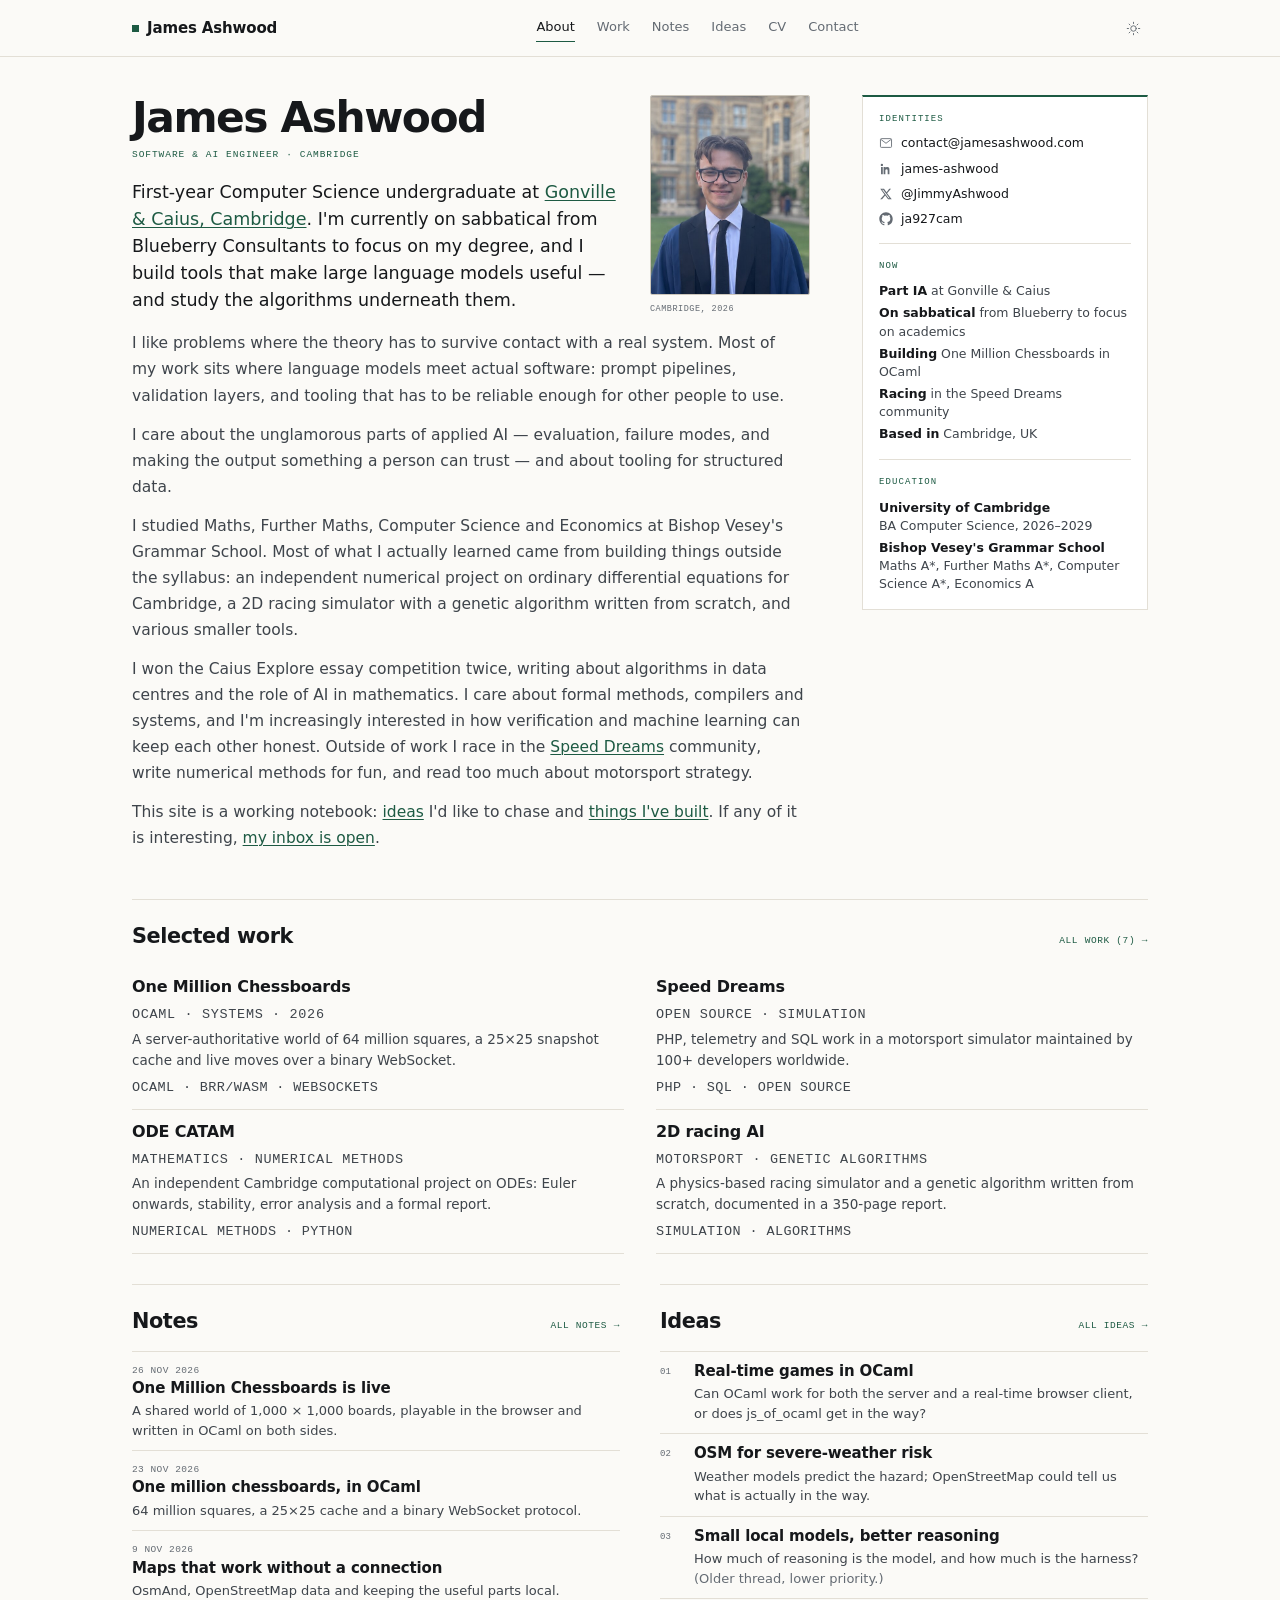
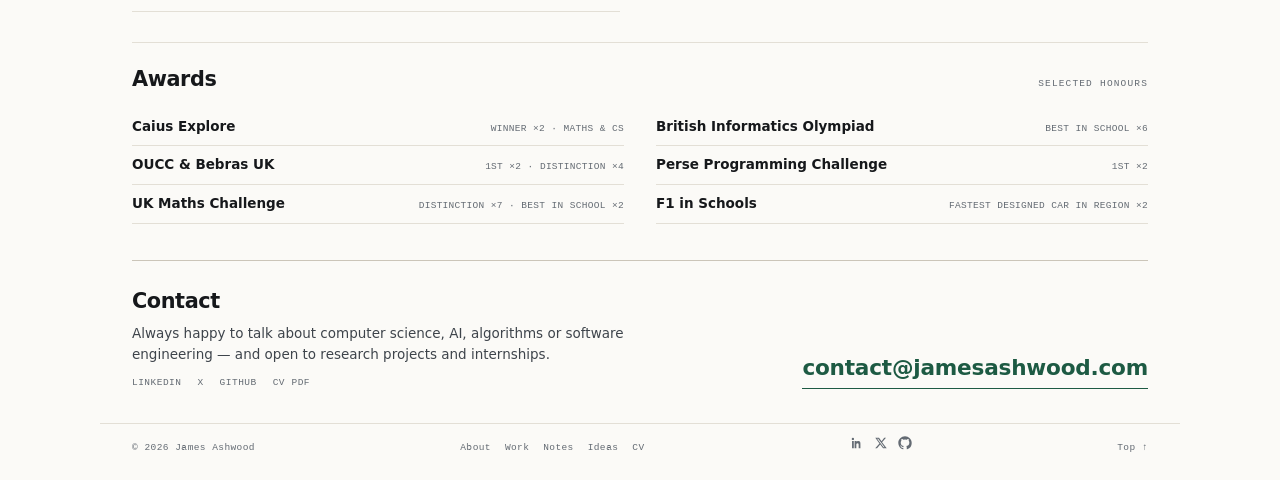
<file: index.html>
<!doctype html>
<html lang="en-GB">
<head>
<meta charset="utf-8">
<meta name="viewport" content="width=device-width, initial-scale=1">
<title>James Ashwood — Software &amp; AI Engineer</title>
<meta name="description" content="James Ashwood is a software engineer and Computer Science undergraduate at Gonville &amp; Caius, Cambridge. Projects, notes, ideas and a full CV.">
<link rel="canonical" href="https://www.jamesashwood.com/">
<meta name="author" content="James Ashwood">
<meta name="theme-color" content="#fbfaf7" media="(prefers-color-scheme: light)">
<meta name="theme-color" content="#101210" media="(prefers-color-scheme: dark)">

<meta property="og:type" content="website">
<meta property="og:url" content="https://www.jamesashwood.com/">
<meta property="og:title" content="James Ashwood — Software &amp; AI Engineer">
<meta property="og:description" content="Software engineer and Computer Science undergraduate at Gonville &amp; Caius, Cambridge. Projects, ideas and a full CV.">
<meta property="og:image" content="https://www.jamesashwood.com/assets/og.png">
<meta property="og:image:width" content="1200">
<meta property="og:image:height" content="630">
<meta property="og:site_name" content="James Ashwood">
<meta name="twitter:card" content="summary_large_image">
<meta name="twitter:title" content="James Ashwood — Software &amp; AI Engineer">
<meta name="twitter:description" content="Software engineer and Computer Science undergraduate at Gonville &amp; Caius, Cambridge.">
<meta name="twitter:image" content="https://www.jamesashwood.com/assets/og.png">

<link rel="icon" href="/assets/favicon.svg?v=11" type="image/svg+xml">
<link rel="apple-touch-icon" href="/assets/favicon.svg?v=11">
<link rel="preload" href="/assets/fonts/newsreader-latin.woff2" as="font" type="font/woff2" crossorigin>
<link rel="preload" href="/assets/portrait.jpg?v=11" as="image" type="image/jpeg">
<link rel="stylesheet" href="/assets/styles.css?v=11">
<script>
  (function () {
    try {
      var saved = localStorage.getItem('theme');
      document.documentElement.dataset.theme = saved || (matchMedia('(prefers-color-scheme: dark)').matches ? 'dark' : 'light');
    } catch (e) {}
  })();
</script>

<script type="application/ld+json">
{
  "@context": "https://schema.org",
  "@type": "Person",
  "name": "James Ashwood",
  "url": "https://www.jamesashwood.com/",
  "email": "mailto:contact@jamesashwood.com",
  "jobTitle": "Software Developer",
  "description": "Software engineer and Computer Science undergraduate at Gonville & Caius, Cambridge.",
  "worksFor": { "@type": "Organization", "name": "Blueberry Consultants" },
  "alumniOf": [
    { "@type": "CollegeOrUniversity", "name": "University of Cambridge" },
    { "@type": "EducationalOrganization", "name": "Bishop Vesey's Grammar School" }
  ],
  "knowsAbout": ["Artificial Intelligence", "Large Language Models", "Algorithms", "Software Engineering", "Computational Modelling", "Geospatial systems"],
  "sameAs": [
    "https://www.linkedin.com/in/james-ashwood-80a840262/",
    "https://x.com/JimmyAshwood",
    "https://github.com/ja927cam"
  ]
}
</script>
</head>

<body>
<a class="skip-link" href="#main">Skip to content</a>

<header class="masthead" id="top">
  <div class="shell masthead-inner">
    <a class="wordmark" href="/" aria-label="James Ashwood, home">
      <span class="wordmark-mark" aria-hidden="true"></span>
      <span>James Ashwood</span>
    </a>
    <nav class="nav" id="nav" aria-label="Primary">
      <a class="active" href="/">About</a>
      <a href="/work/">Work</a>
      <a href="/notes/">Notes</a>
      <a href="/ideas/">Ideas</a>
      <a href="/cv/">CV</a>
      <a href="/#contact">Contact</a>
    </nav>
    <div class="masthead-tools">
      <button class="theme-toggle" id="theme-toggle" type="button" aria-label="Switch colour theme">
        <svg class="icon-sun" viewBox="0 0 24 24" aria-hidden="true"><circle cx="12" cy="12" r="4.4"/><path d="M12 2v2M12 20v2M4.93 4.93l1.41 1.41M17.66 17.66l1.41 1.41M2 12h2M20 12h2M4.93 19.07l1.41-1.41M17.66 6.34l1.41-1.41"/></svg>
        <svg class="icon-moon" viewBox="0 0 24 24" aria-hidden="true"><path d="M20 14.5A8.5 8.5 0 0 1 9.5 4a8.5 8.5 0 1 0 10.5 10.5Z"/></svg>
      </button>
      <button class="menu-toggle" id="menu-toggle" type="button" aria-label="Open menu" aria-expanded="false" aria-controls="nav">
        <span></span><span></span>
      </button>
    </div>
  </div>
</header>

<main id="main" class="shell">

  <section class="intro" id="about">
    <div class="intro-main">
      <div class="intro-head">
        <div class="intro-title">
          <h1>James Ashwood</h1>
          <p class="role">Software &amp; AI engineer · Cambridge</p>
          <p class="lede">
            First-year Computer Science undergraduate at <a class="inline" href="https://www.cai.cam.ac.uk" target="_blank" rel="noopener">Gonville &amp; Caius, Cambridge</a>.
            I'm currently on sabbatical from Blueberry Consultants
            to focus on my degree, and I build tools that make large language models useful — and study the algorithms underneath them.
          </p>
        </div>
        <figure class="portrait">
          <img src="/assets/portrait.jpg?v=11" alt="James Ashwood in the Gonville &amp; Caius courtyard" width="480" height="600">
          <figcaption>Cambridge, 2026</figcaption>
        </figure>
      </div>

      <div class="prose">
        <p>
          I like problems where the theory has to survive contact with a real system. Most of
          my work sits where language models meet actual software: prompt pipelines, validation
          layers, and tooling that has to be reliable enough for other people to use.
        </p>
        <p>
          I care about the unglamorous parts of applied AI — evaluation, failure modes, and
          making the output something a person can trust — and about tooling for structured
          data.
        </p>
        <p>
          I studied Maths, Further Maths, Computer Science and Economics at Bishop Vesey's
          Grammar School. Most of what I actually learned came from building things outside the
          syllabus: an independent numerical project on ordinary differential equations for
          Cambridge, a 2D racing simulator with a genetic algorithm written from scratch, and
          various smaller tools.
        </p>
        <p>
          I won the Caius Explore essay competition twice, writing about algorithms in data
          centres and the role of AI in mathematics. I care about formal methods, compilers and
          systems, and I'm increasingly interested in how verification and machine learning can
          keep each other honest. Outside of work I race in the
          <a class="inline" href="https://www.speed-dreams.net" target="_blank" rel="noopener">Speed Dreams</a>
          community, write numerical methods for fun, and read too much about motorsport strategy.
        </p>
        <p>
          This site is a working notebook: <a class="inline" href="/ideas/">ideas</a> I'd like
          to chase and <a class="inline" href="/work/">things I've built</a>. If any of it is
          interesting, <a class="inline" href="#contact">my inbox is open</a>.
        </p>
      </div>
    </div>

    <aside class="sidebar" aria-label="At a glance">
      <div class="side-block">
        <h2 class="side-head">Identities</h2>
        <ul class="social-list">
          <li><a href="mailto:contact@jamesashwood.com" aria-label="Email James Ashwood" title="Email"><svg viewBox="0 0 24 24" aria-hidden="true"><rect x="2.5" y="4.5" width="19" height="15" rx="1.5" fill="none" stroke="currentColor" stroke-width="1.5"/><path d="m3.5 6 8.5 6.5L20.5 6" fill="none" stroke="currentColor" stroke-width="1.5"/></svg><span>contact@jamesashwood.com</span></a></li>
          <li><a href="https://www.linkedin.com/in/james-ashwood-80a840262/" target="_blank" rel="noopener" aria-label="LinkedIn" title="LinkedIn"><svg viewBox="0 0 24 24" aria-hidden="true"><path fill="currentColor" d="M6.94 5a2 2 0 1 1-4 0 2 2 0 0 1 4 0ZM3.5 8.5h3V21h-3V8.5Zm5 0h2.88v1.7h.04c.4-.75 1.38-1.54 2.84-1.54 3.04 0 3.6 2 3.6 4.6V21h-3v-5.6c0-1.33-.02-3.04-1.85-3.04-1.85 0-2.13 1.45-2.13 2.94V21h-3V8.5Z"/></svg><span>james-ashwood</span></a></li>
          <li><a href="https://x.com/JimmyAshwood" target="_blank" rel="noopener" aria-label="X" title="X"><svg viewBox="0 0 24 24" aria-hidden="true"><path fill="currentColor" d="M17.5 3h3.1l-6.77 7.74L21.8 21h-6.23l-4.88-6.38L5.2 21H2.1l7.24-8.28L2.2 3h6.39l4.41 5.83L17.5 3Zm-1.1 16.2h1.72L7.1 4.7H5.26L16.4 19.2Z"/></svg><span>@JimmyAshwood</span></a></li>
          <li><a href="https://github.com/ja927cam" target="_blank" rel="noopener" aria-label="GitHub" title="GitHub"><svg viewBox="0 0 24 24" aria-hidden="true"><path fill="currentColor" d="M12 .5C5.65.5.5 5.65.5 12c0 5.08 3.29 9.39 7.86 10.91.58.11.79-.25.79-.55v-2.1c-3.2.7-3.88-1.36-3.88-1.36-.53-1.34-1.28-1.7-1.28-1.7-1.05-.72.08-.7.08-.7 1.16.08 1.77 1.19 1.77 1.19 1.03 1.77 2.7 1.26 3.36.96.1-.75.4-1.26.73-1.55-2.55-.29-5.23-1.28-5.23-5.7 0-1.26.45-2.29 1.19-3.1-.12-.29-.52-1.46.11-3.05 0 0 .97-.31 3.18 1.18a11 11 0 0 1 5.8 0c2.2-1.49 3.17-1.18 3.17-1.18.63 1.59.23 2.76.11 3.05.74.81 1.19 1.84 1.19 3.1 0 4.43-2.69 5.4-5.25 5.69.41.35.78 1.05.78 2.12v3.14c0 .3.21.66.8.55A11.5 11.5 0 0 0 23.5 12C23.5 5.65 18.35.5 12 .5Z"/></svg><span>ja927cam</span></a></li>
        </ul>
      </div>

      <div class="side-block">
        <h2 class="side-head">Now</h2>
        <ul class="side-now">
          <li><strong>Part IA</strong> at Gonville &amp; Caius</li>
          <li><strong>On sabbatical</strong> from Blueberry to focus on academics</li>
          <li><strong>Building</strong> One Million Chessboards in OCaml</li>
          <li><strong>Racing</strong> in the Speed Dreams community</li>
          <li><strong>Based in</strong> Cambridge, UK</li>
        </ul>
      </div>

      <div class="side-block">
        <h2 class="side-head">Education</h2>
        <ul class="side-now">
          <li><strong>University of Cambridge</strong><br>BA Computer Science, 2026–2029</li>
          <li><strong>Bishop Vesey's Grammar School</strong><br>Maths A*, Further Maths A*, Computer Science A*, Economics A</li>
        </ul>
      </div>

    </aside>
  </section>

  <!-- Work -->
  <section class="block" id="work">
    <div class="block-head">
      <h2>Selected work</h2>
      <a href="/work/">All work (7) →</a>
    </div>
    <div class="work-grid">
      <article class="work">
        <h3><a href="/work/#one-million-chessboards">One Million Chessboards</a></h3>
        <p class="work-meta">OCaml · Systems · 2026</p>
        <p>A server-authoritative world of 64 million squares, a 25×25 snapshot cache and live moves over a binary WebSocket.</p>
        <p class="work-tags">OCaml · Brr/WASM · WebSockets</p>
      </article>

      <article class="work">
        <h3><a href="/work/#speed-dreams">Speed Dreams</a></h3>
        <p class="work-meta">Open source · Simulation</p>
        <p>PHP, telemetry and SQL work in a motorsport simulator maintained by 100+ developers worldwide.</p>
        <p class="work-tags">PHP · SQL · Open source</p>
      </article>

      <article class="work">
        <h3><a href="/work/#catam">ODE CATAM</a></h3>
        <p class="work-meta">Mathematics · Numerical methods</p>
        <p>An independent Cambridge computational project on ODEs: Euler onwards, stability, error analysis and a formal report.</p>
        <p class="work-tags">Numerical methods · Python</p>
      </article>

      <article class="work">
        <h3><a href="/work/#racing-ai">2D racing AI</a></h3>
        <p class="work-meta">Motorsport · Genetic algorithms</p>
        <p>A physics-based racing simulator and a genetic algorithm written from scratch, documented in a 350-page report.</p>
        <p class="work-tags">Simulation · Algorithms</p>
      </article>
    </div>
  </section>

  <div class="split">
    <!-- Notes -->
    <section class="block" id="notes">
      <div class="block-head">
        <h2>Notes</h2>
        <a href="/notes/">All notes →</a>
      </div>
      <div class="note-list">
        <a class="note-item" href="/notes/chess.html">
          <time datetime="2026-11-26">26 Nov 2026</time>
          <h3>One Million Chessboards is live</h3>
          <p>A shared world of 1,000 × 1,000 boards, playable in the browser and written in OCaml on both sides.</p>
        </a>
        <a class="note-item" href="/notes/one-million-chessboards.html">
          <time datetime="2026-11-23">23 Nov 2026</time>
          <h3>One million chessboards, in OCaml</h3>
          <p>64 million squares, a 25×25 cache and a binary WebSocket protocol.</p>
        </a>
        <a class="note-item" href="/notes/offline-maps.html">
          <time datetime="2026-11-09">9 Nov 2026</time>
          <h3>Maps that work without a connection</h3>
          <p>OsmAnd, OpenStreetMap data and keeping the useful parts local.</p>
        </a>
      </div>
    </section>

    <!-- Ideas -->
    <section class="block" id="ideas">
      <div class="block-head">
        <h2>Ideas</h2>
        <a href="/ideas/">All ideas →</a>
      </div>
      <div class="idea-list">
        <article class="idea">
          <span class="idea-num">01</span>
          <div>
            <h3><a href="/ideas/#ocaml-games">Real-time games in OCaml</a></h3>
            <p>Can OCaml work for both the server and a real-time browser client, or does js_of_ocaml get in the way?</p>
          </div>
        </article>
        <article class="idea">
          <span class="idea-num">02</span>
          <div>
            <h3><a href="/ideas/#osm-forecasting">OSM for severe-weather risk</a></h3>
            <p>Weather models predict the hazard; OpenStreetMap could tell us what is actually in the way.</p>
          </div>
        </article>
        <article class="idea">
          <span class="idea-num">03</span>
          <div>
            <h3><a href="/ideas/#local-reasoning">Small local models, better reasoning</a></h3>
            <p>How much of reasoning is the model, and how much is the harness? <span class="muted">(Older thread, lower priority.)</span></p>
          </div>
        </article>
      </div>
  </section>
  </div>

  <!-- Awards -->
  <section class="block" id="awards">
    <div class="block-head">
      <h2>Awards</h2>
      <span class="mono-label">Selected honours</span>
    </div>
    <ul class="awards">
      <li><span class="award-name">Caius Explore</span><span class="award-detail">Winner ×2 · Maths &amp; CS</span></li>
      <li><span class="award-name">British Informatics Olympiad</span><span class="award-detail">Best in School ×6</span></li>
      <li><span class="award-name">OUCC &amp; Bebras UK</span><span class="award-detail">1st ×2 · Distinction ×4</span></li>
      <li><span class="award-name">Perse Programming Challenge</span><span class="award-detail">1st ×2</span></li>
      <li><span class="award-name">UK Maths Challenge</span><span class="award-detail">Distinction ×7 · Best in School ×2</span></li>
      <li><span class="award-name">F1 in Schools</span><span class="award-detail">Fastest Designed Car in Region ×2</span></li>
    </ul>
  </section>

  <!-- Contact -->
  <section class="contact" id="contact">
    <div>
      <h2>Contact</h2>
      <p>
        Always happy to talk about computer science, AI, algorithms or software engineering —
        and open to research projects and internships.
      </p>
      <div class="contact-links">
        <a href="https://www.linkedin.com/in/james-ashwood-80a840262/" target="_blank" rel="noopener">LinkedIn</a>
        <a href="https://x.com/JimmyAshwood" target="_blank" rel="noopener">X</a>
        <a href="https://github.com/ja927cam" target="_blank" rel="noopener">GitHub</a>
            <a href="/cv/james-ashwood-cv.pdf" target="_blank" rel="noopener">CV PDF</a>
      </div>
    </div>
    <div>
      <a class="contact-email" href="mailto:contact@jamesashwood.com">contact@jamesashwood.com</a>
    </div>
  </section>
</main>

<footer class="site-footer shell">
  <p>© <span id="year">2026</span> James Ashwood</p>
  <nav class="footer-links" aria-label="Footer">
    <a href="/">About</a>
    <a href="/work/">Work</a>
    <a href="/notes/">Notes</a>
    <a href="/ideas/">Ideas</a>
    <a href="/cv/">CV</a>
  </nav>
  <div class="footer-social" aria-label="Elsewhere">
    <a href="https://www.linkedin.com/in/james-ashwood-80a840262/" target="_blank" rel="noopener" aria-label="LinkedIn" title="LinkedIn"><svg viewBox="0 0 24 24" aria-hidden="true"><path fill="currentColor" d="M6.94 5a2 2 0 1 1-4 0 2 2 0 0 1 4 0ZM3.5 8.5h3V21h-3V8.5Zm5 0h2.88v1.7h.04c.4-.75 1.38-1.54 2.84-1.54 3.04 0 3.6 2 3.6 4.6V21h-3v-5.6c0-1.33-.02-3.04-1.85-3.04-1.85 0-2.13 1.45-2.13 2.94V21h-3V8.5Z"/></svg></a>
    <a href="https://x.com/JimmyAshwood" target="_blank" rel="noopener" aria-label="X" title="X"><svg viewBox="0 0 24 24" aria-hidden="true"><path fill="currentColor" d="M17.5 3h3.1l-6.77 7.74L21.8 21h-6.23l-4.88-6.38L5.2 21H2.1l7.24-8.28L2.2 3h6.39l4.41 5.83L17.5 3Zm-1.1 16.2h1.72L7.1 4.7H5.26L16.4 19.2Z"/></svg></a>
    <a href="https://github.com/ja927cam" target="_blank" rel="noopener" aria-label="GitHub" title="GitHub"><svg viewBox="0 0 24 24" aria-hidden="true"><path fill="currentColor" d="M12 .5C5.65.5.5 5.65.5 12c0 5.08 3.29 9.39 7.86 10.91.58.11.79-.25.79-.55v-2.1c-3.2.7-3.88-1.36-3.88-1.36-.53-1.34-1.28-1.7-1.28-1.7-1.05-.72.08-.7.08-.7 1.16.08 1.77 1.19 1.77 1.19 1.03 1.77 2.7 1.26 3.36.96.1-.75.4-1.26.73-1.55-2.55-.29-5.23-1.28-5.23-5.7 0-1.26.45-2.29 1.19-3.1-.12-.29-.52-1.46.11-3.05 0 0 .97-.31 3.18 1.18a11 11 0 0 1 5.8 0c2.2-1.49 3.17-1.18 3.17-1.18.63 1.59.23 2.76.11 3.05.74.81 1.19 1.84 1.19 3.1 0 4.43-2.69 5.4-5.25 5.69.41.35.78 1.05.78 2.12v3.14c0 .3.21.66.8.55A11.5 11.5 0 0 0 23.5 12C23.5 5.65 18.35.5 12 .5Z"/></svg></a>
  </div>
  <a href="#top" class="to-top">Top <span aria-hidden="true">↑</span></a>
</footer>

<script src="/assets/main.js?v=11" defer></script>
</body>
</html>
</file>
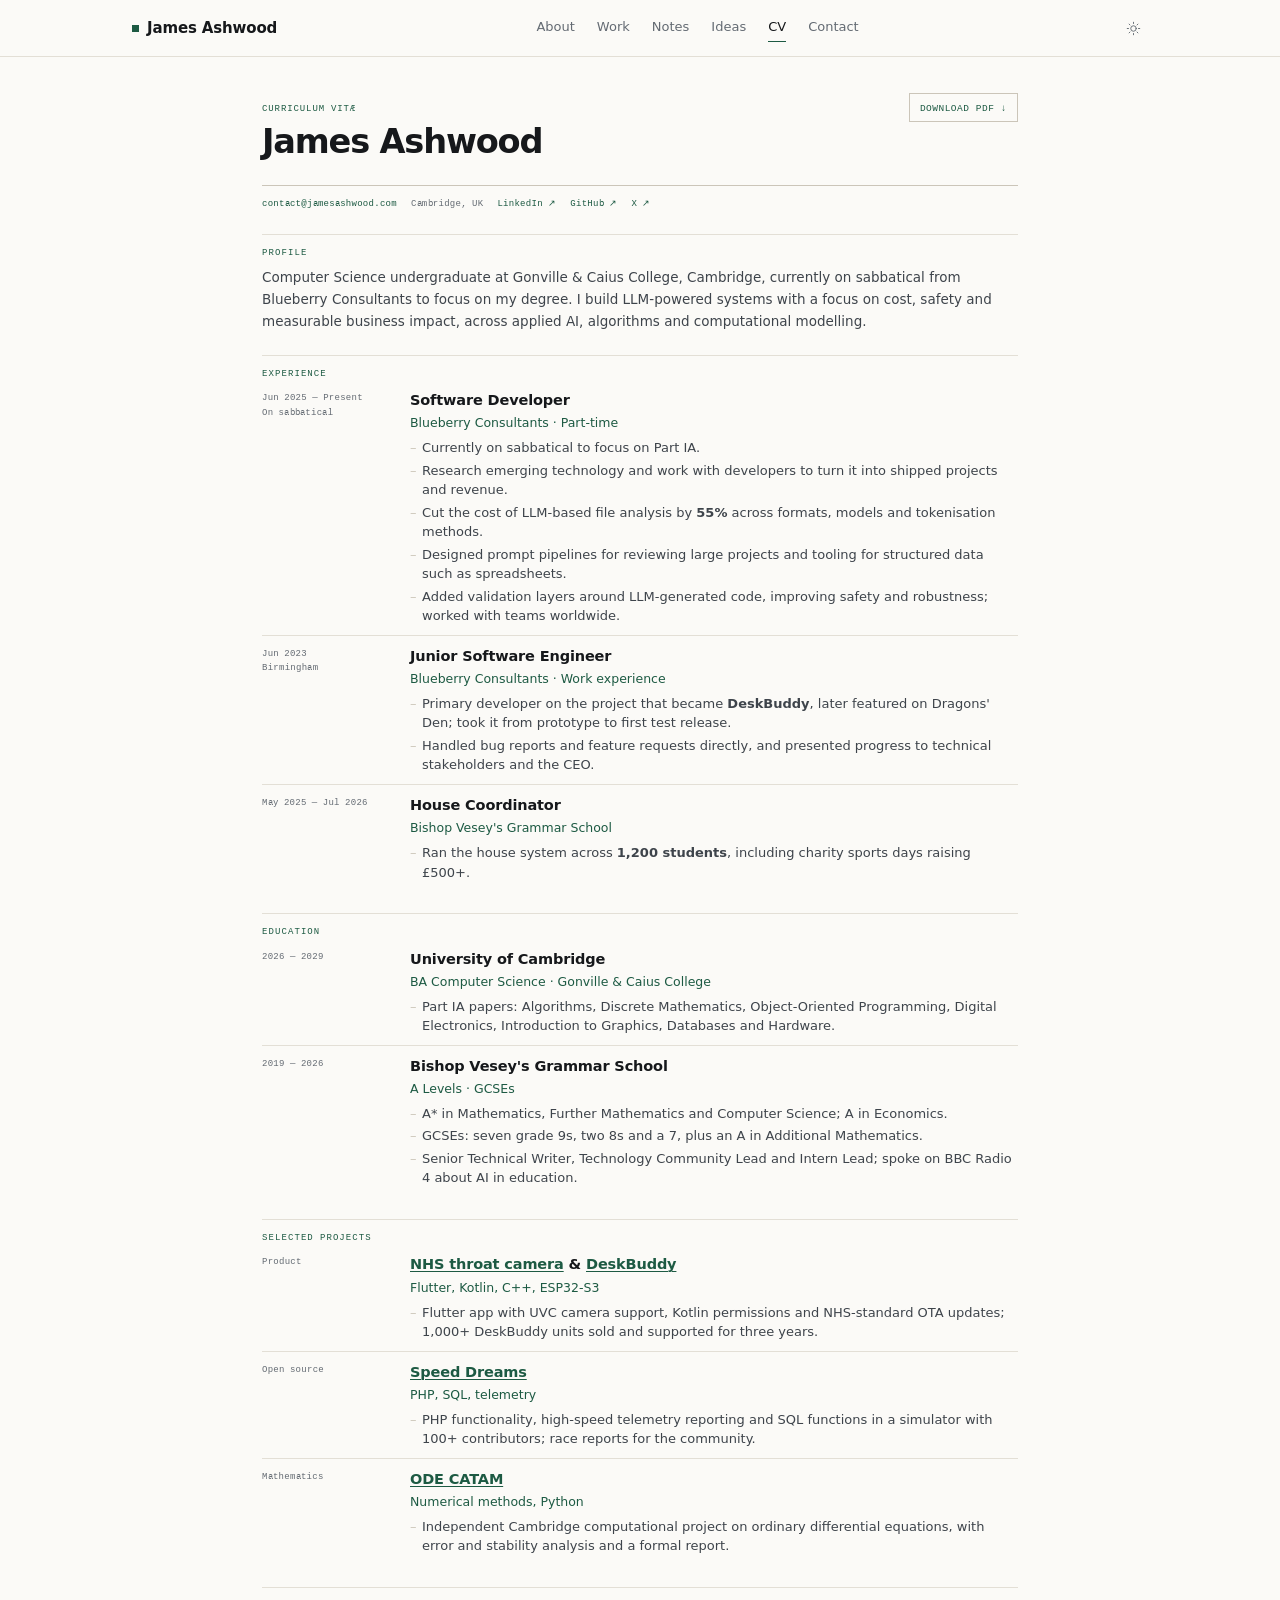
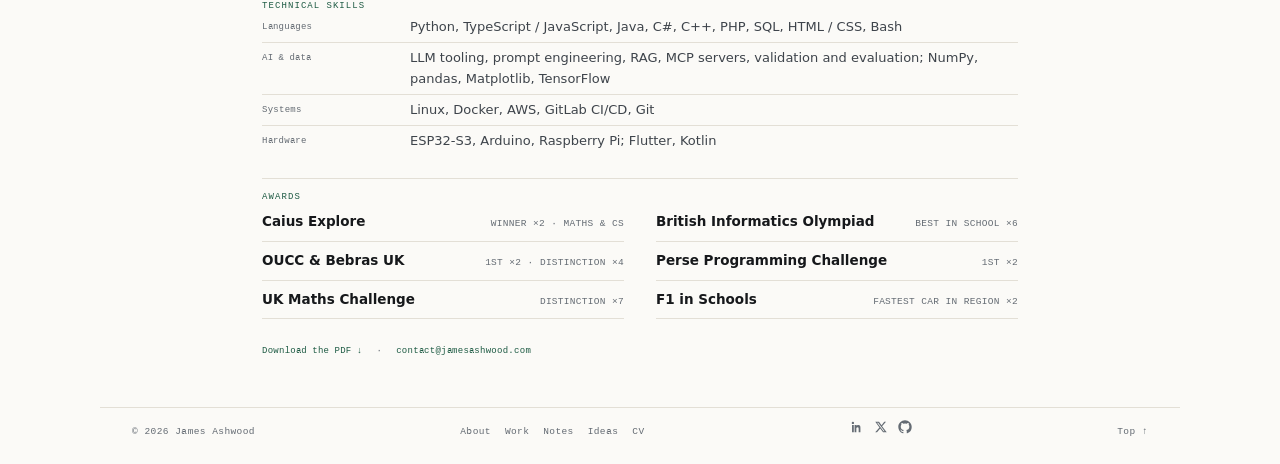
<file: cv/index.html>
<!doctype html>
<html lang="en-GB">
<head>
<meta charset="utf-8">
<meta name="viewport" content="width=device-width, initial-scale=1">
<title>CV — James Ashwood</title>
<meta name="description" content="Curriculum vitæ for James Ashwood: software engineer and Computer Science undergraduate at Gonville &amp; Caius, Cambridge.">
<link rel="canonical" href="https://www.jamesashwood.com/cv/">
<meta name="author" content="James Ashwood">
<meta name="theme-color" content="#fbfaf7" media="(prefers-color-scheme: light)">
<meta name="theme-color" content="#101210" media="(prefers-color-scheme: dark)">

<meta property="og:type" content="website">
<meta property="og:url" content="https://www.jamesashwood.com/cv/">
<meta property="og:title" content="CV — James Ashwood">
<meta property="og:description" content="Software engineer and Computer Science undergraduate at Gonville &amp; Caius, Cambridge.">
<meta property="og:image" content="https://www.jamesashwood.com/assets/og.png">
<meta name="twitter:card" content="summary_large_image">

<link rel="icon" href="/assets/favicon.svg?v=11" type="image/svg+xml">
<link rel="preload" href="/assets/fonts/newsreader-latin.woff2" as="font" type="font/woff2" crossorigin>
<link rel="stylesheet" href="/assets/styles.css?v=11">
<script>
  (function () {
    try {
      var saved = localStorage.getItem('theme');
      document.documentElement.dataset.theme = saved || (matchMedia('(prefers-color-scheme: dark)').matches ? 'dark' : 'light');
    } catch (e) {}
  })();
</script>
</head>
<body>
<a class="skip-link" href="#main">Skip to content</a>

<header class="masthead" id="top">
  <div class="shell masthead-inner">
    <a class="wordmark" href="/" aria-label="James Ashwood, home">
      <span class="wordmark-mark" aria-hidden="true"></span>
      <span>James Ashwood</span>
    </a>
    <nav class="nav" id="nav" aria-label="Primary">
      <a href="/">About</a>
      <a href="/work/">Work</a>
      <a href="/notes/">Notes</a>
      <a href="/ideas/">Ideas</a>
      <a class="active" href="/cv/">CV</a>
      <a href="/#contact">Contact</a>
    </nav>
    <div class="masthead-tools">
      <button class="theme-toggle" id="theme-toggle" type="button" aria-label="Switch colour theme">
        <svg class="icon-sun" viewBox="0 0 24 24" aria-hidden="true"><circle cx="12" cy="12" r="4.4"/><path d="M12 2v2M12 20v2M4.93 4.93l1.41 1.41M17.66 17.66l1.41 1.41M2 12h2M20 12h2M4.93 19.07l1.41-1.41M17.66 6.34l1.41-1.41"/></svg>
        <svg class="icon-moon" viewBox="0 0 24 24" aria-hidden="true"><path d="M20 14.5A8.5 8.5 0 0 1 9.5 4a8.5 8.5 0 1 0 10.5 10.5Z"/></svg>
      </button>
      <button class="menu-toggle" id="menu-toggle" type="button" aria-label="Open menu" aria-expanded="false" aria-controls="nav">
        <span></span><span></span>
      </button>
    </div>
  </div>
</header>

<main id="main" class="cv-page">
  <header class="cv-top">
    <div>
      <p class="page-kicker">Curriculum Vitæ</p>
      <h1>James Ashwood</h1>
    </div>
    <a class="cv-download" href="/cv/james-ashwood-cv.pdf" target="_blank" rel="noopener">Download PDF ↓</a>
  </header>

  <div class="cv-contact">
    <a href="mailto:contact@jamesashwood.com">contact@jamesashwood.com</a>
    <span>Cambridge, UK</span>
    <a href="https://www.linkedin.com/in/james-ashwood-80a840262/" target="_blank" rel="noopener">LinkedIn ↗</a>
    <a href="https://github.com/ja927cam" target="_blank" rel="noopener">GitHub ↗</a>
    <a href="https://x.com/JimmyAshwood" target="_blank" rel="noopener">X ↗</a>
  </div>

  <section class="cv-section">
    <h2>Profile</h2>
    <p>
      Computer Science undergraduate at Gonville &amp; Caius College, Cambridge, currently on
      sabbatical from Blueberry Consultants to focus on my degree. I build LLM-powered systems
      with a focus on cost, safety and measurable business impact, across applied AI, algorithms
      and computational modelling.
    </p>
  </section>

  <section class="cv-section">
    <h2>Experience</h2>

    <div class="cv-role">
      <div class="cv-when">Jun 2025 — Present<br>On sabbatical</div>
      <div>
        <h3>Software Developer</h3>
        <p class="cv-org">Blueberry Consultants · Part-time</p>
        <ul>
          <li>Currently on sabbatical to focus on Part IA.</li>
          <li>Research emerging technology and work with developers to turn it into shipped projects and revenue.</li>
          <li>Cut the cost of LLM-based file analysis by <strong>55%</strong> across formats, models and tokenisation methods.</li>
          <li>Designed prompt pipelines for reviewing large projects and tooling for structured data such as spreadsheets.</li>
          <li>Added validation layers around LLM-generated code, improving safety and robustness; worked with teams worldwide.</li>
        </ul>
      </div>
    </div>

    <div class="cv-role">
      <div class="cv-when">Jun 2023<br>Birmingham</div>
      <div>
        <h3>Junior Software Engineer</h3>
        <p class="cv-org">Blueberry Consultants · Work experience</p>
        <ul>
          <li>Primary developer on the project that became <strong>DeskBuddy</strong>, later featured on Dragons' Den; took it from prototype to first test release.</li>
          <li>Handled bug reports and feature requests directly, and presented progress to technical stakeholders and the CEO.</li>
        </ul>
      </div>
    </div>

    <div class="cv-role">
      <div class="cv-when">May 2025 — Jul 2026</div>
      <div>
        <h3>House Coordinator</h3>
        <p class="cv-org">Bishop Vesey's Grammar School</p>
        <ul>
          <li>Ran the house system across <strong>1,200 students</strong>, including charity sports days raising £500+.</li>
        </ul>
      </div>
    </div>
  </section>

  <section class="cv-section">
    <h2>Education</h2>

    <div class="cv-role">
      <div class="cv-when">2026 — 2029</div>
      <div>
        <h3>University of Cambridge</h3>
        <p class="cv-org">BA Computer Science · Gonville &amp; Caius College</p>
        <ul>
          <li>Part IA papers: Algorithms, Discrete Mathematics, Object-Oriented Programming, Digital Electronics, Introduction to Graphics, Databases and Hardware.</li>
        </ul>
      </div>
    </div>

    <div class="cv-role">
      <div class="cv-when">2019 — 2026</div>
      <div>
        <h3>Bishop Vesey's Grammar School</h3>
        <p class="cv-org">A Levels · GCSEs</p>
        <ul>
          <li>A* in Mathematics, Further Mathematics and Computer Science; A in Economics.</li>
          <li>GCSEs: seven grade 9s, two 8s and a 7, plus an A in Additional Mathematics.</li>
          <li>Senior Technical Writer, Technology Community Lead and Intern Lead; spoke on BBC Radio 4 about AI in education.</li>
        </ul>
      </div>
    </div>
  </section>

  <section class="cv-section">
    <h2>Selected projects</h2>

    <div class="cv-role">
      <div class="cv-when">Product</div>
      <div>
        <h3><a class="inline" href="/work/#nhs">NHS throat camera</a> &amp; <a class="inline" href="/work/#deskbuddy">DeskBuddy</a></h3>
        <p class="cv-org">Flutter, Kotlin, C++, ESP32-S3</p>
        <ul>
          <li>Flutter app with UVC camera support, Kotlin permissions and NHS-standard OTA updates; 1,000+ DeskBuddy units sold and supported for three years.</li>
        </ul>
      </div>
    </div>

    <div class="cv-role">
      <div class="cv-when">Open source</div>
      <div>
        <h3><a class="inline" href="/work/#speed-dreams">Speed Dreams</a></h3>
        <p class="cv-org">PHP, SQL, telemetry</p>
        <ul>
          <li>PHP functionality, high-speed telemetry reporting and SQL functions in a simulator with 100+ contributors; race reports for the community.</li>
        </ul>
      </div>
    </div>

    <div class="cv-role">
      <div class="cv-when">Mathematics</div>
      <div>
        <h3><a class="inline" href="/work/#catam">ODE CATAM</a></h3>
        <p class="cv-org">Numerical methods, Python</p>
        <ul>
          <li>Independent Cambridge computational project on ordinary differential equations, with error and stability analysis and a formal report.</li>
        </ul>
      </div>
    </div>
  </section>

  <section class="cv-section">
    <h2>Technical skills</h2>
    <dl class="cv-skills">
      <div><dt>Languages</dt><dd>Python, TypeScript / JavaScript, Java, C#, C++, PHP, SQL, HTML / CSS, Bash</dd></div>
      <div><dt>AI &amp; data</dt><dd>LLM tooling, prompt engineering, RAG, MCP servers, validation and evaluation; NumPy, pandas, Matplotlib, TensorFlow</dd></div>
      <div><dt>Systems</dt><dd>Linux, Docker, AWS, GitLab CI/CD, Git</dd></div>
      <div><dt>Hardware</dt><dd>ESP32-S3, Arduino, Raspberry Pi; Flutter, Kotlin</dd></div>
    </dl>
  </section>

  <section class="cv-section">
    <h2>Awards</h2>
    <ul class="awards">
      <li><span class="award-name">Caius Explore</span><span class="award-detail">Winner ×2 · Maths &amp; CS</span></li>
      <li><span class="award-name">British Informatics Olympiad</span><span class="award-detail">Best in School ×6</span></li>
      <li><span class="award-name">OUCC &amp; Bebras UK</span><span class="award-detail">1st ×2 · Distinction ×4</span></li>
      <li><span class="award-name">Perse Programming Challenge</span><span class="award-detail">1st ×2</span></li>
      <li><span class="award-name">UK Maths Challenge</span><span class="award-detail">Distinction ×7</span></li>
      <li><span class="award-name">F1 in Schools</span><span class="award-detail">Fastest car in region ×2</span></li>
    </ul>
  </section>

  <p class="cv-contact" style="margin-top: 24px;">
    <a href="/cv/james-ashwood-cv.pdf" target="_blank" rel="noopener">Download the PDF ↓</a>
    <span>·</span>
    <a href="mailto:contact@jamesashwood.com">contact@jamesashwood.com</a>
  </p>
</main>

<footer class="site-footer shell">
  <p>© <span id="year">2026</span> James Ashwood</p>
  <nav class="footer-links" aria-label="Footer">
    <a href="/">About</a>
    <a href="/work/">Work</a>
    <a href="/notes/">Notes</a>
    <a href="/ideas/">Ideas</a>
    <a href="/cv/">CV</a>
  </nav>
  <div class="footer-social" aria-label="Elsewhere">
    <a href="https://www.linkedin.com/in/james-ashwood-80a840262/" target="_blank" rel="noopener" aria-label="LinkedIn" title="LinkedIn"><svg viewBox="0 0 24 24" aria-hidden="true"><path fill="currentColor" d="M6.94 5a2 2 0 1 1-4 0 2 2 0 0 1 4 0ZM3.5 8.5h3V21h-3V8.5Zm5 0h2.88v1.7h.04c.4-.75 1.38-1.54 2.84-1.54 3.04 0 3.6 2 3.6 4.6V21h-3v-5.6c0-1.33-.02-3.04-1.85-3.04-1.85 0-2.13 1.45-2.13 2.94V21h-3V8.5Z"/></svg></a>
    <a href="https://x.com/JimmyAshwood" target="_blank" rel="noopener" aria-label="X" title="X"><svg viewBox="0 0 24 24" aria-hidden="true"><path fill="currentColor" d="M17.5 3h3.1l-6.77 7.74L21.8 21h-6.23l-4.88-6.38L5.2 21H2.1l7.24-8.28L2.2 3h6.39l4.41 5.83L17.5 3Zm-1.1 16.2h1.72L7.1 4.7H5.26L16.4 19.2Z"/></svg></a>
    <a href="https://github.com/ja927cam" target="_blank" rel="noopener" aria-label="GitHub" title="GitHub"><svg viewBox="0 0 24 24" aria-hidden="true"><path fill="currentColor" d="M12 .5C5.65.5.5 5.65.5 12c0 5.08 3.29 9.39 7.86 10.91.58.11.79-.25.79-.55v-2.1c-3.2.7-3.88-1.36-3.88-1.36-.53-1.34-1.28-1.7-1.28-1.7-1.05-.72.08-.7.08-.7 1.16.08 1.77 1.19 1.77 1.19 1.03 1.77 2.7 1.26 3.36.96.1-.75.4-1.26.73-1.55-2.55-.29-5.23-1.28-5.23-5.7 0-1.26.45-2.29 1.19-3.1-.12-.29-.52-1.46.11-3.05 0 0 .97-.31 3.18 1.18a11 11 0 0 1 5.8 0c2.2-1.49 3.17-1.18 3.17-1.18.63 1.59.23 2.76.11 3.05.74.81 1.19 1.84 1.19 3.1 0 4.43-2.69 5.4-5.25 5.69.41.35.78 1.05.78 2.12v3.14c0 .3.21.66.8.55A11.5 11.5 0 0 0 23.5 12C23.5 5.65 18.35.5 12 .5Z"/></svg></a>
  </div>
  <a href="#top" class="to-top">Top <span aria-hidden="true">↑</span></a>
</footer>

<script src="/assets/main.js?v=11" defer></script>
</body>
</html>
</file>
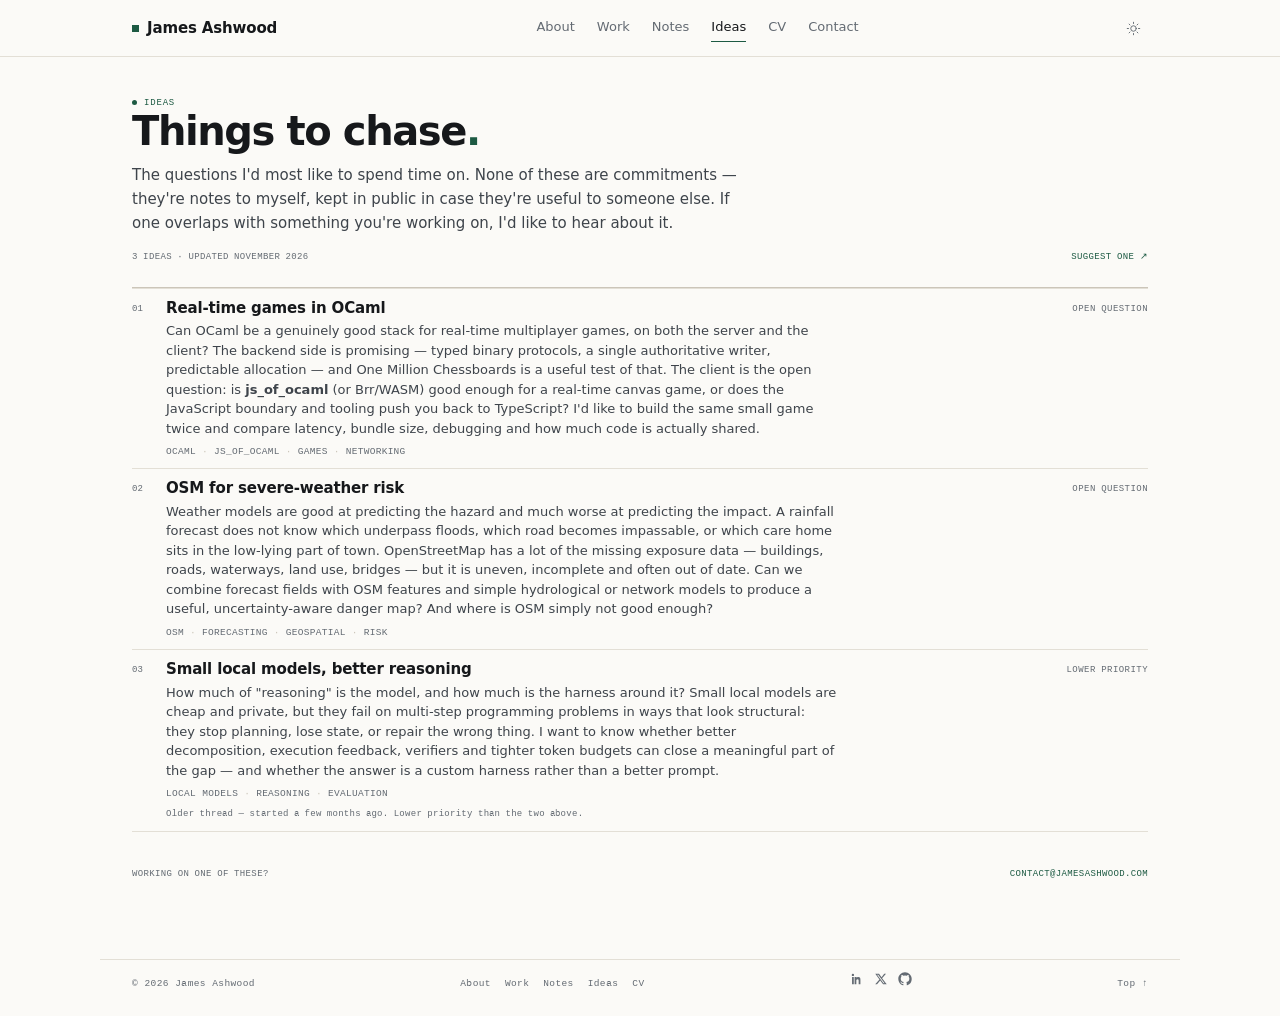
<file: ideas/index.html>
<!doctype html>
<html lang="en-GB">
<head>
<meta charset="utf-8">
<meta name="viewport" content="width=device-width, initial-scale=1">
<title>Ideas — James Ashwood</title>
<meta name="description" content="Three questions James Ashwood would like to spend time on: real-time games in OCaml, OSM for severe-weather risk, and better reasoning in small local models.">
<link rel="canonical" href="https://www.jamesashwood.com/ideas/">
<meta name="author" content="James Ashwood">
<meta name="theme-color" content="#fbfaf7" media="(prefers-color-scheme: light)">
<meta name="theme-color" content="#101210" media="(prefers-color-scheme: dark)">
<meta property="og:type" content="website">
<meta property="og:url" content="https://www.jamesashwood.com/ideas/">
<meta property="og:title" content="Ideas — James Ashwood">
<meta property="og:description" content="Three questions: real-time games in OCaml, OSM for severe-weather risk, and small local models.">
<meta property="og:image" content="https://www.jamesashwood.com/assets/og.png">
<meta name="twitter:card" content="summary_large_image">
<link rel="icon" href="/assets/favicon.svg?v=11" type="image/svg+xml">
<link rel="preload" href="/assets/fonts/newsreader-latin.woff2" as="font" type="font/woff2" crossorigin>
<link rel="stylesheet" href="/assets/styles.css?v=11">
<script>
  (function () {
    try {
      var saved = localStorage.getItem('theme');
      document.documentElement.dataset.theme = saved || (matchMedia('(prefers-color-scheme: dark)').matches ? 'dark' : 'light');
    } catch (e) {}
  })();
</script>
</head>
<body>
<a class="skip-link" href="#main">Skip to content</a>
<header class="masthead" id="top">
  <div class="shell masthead-inner">
    <a class="wordmark" href="/" aria-label="James Ashwood, home">
      <span class="wordmark-mark" aria-hidden="true"></span>
      <span>James Ashwood</span>
    </a>
    <nav class="nav" id="nav" aria-label="Primary">
      <a href="/">About</a>
      <a href="/work/">Work</a>
      <a href="/notes/">Notes</a>
      <a class="active" href="/ideas/">Ideas</a>
      <a href="/cv/">CV</a>
      <a href="/#contact">Contact</a>
    </nav>
    <div class="masthead-tools">
      <button class="theme-toggle" id="theme-toggle" type="button" aria-label="Switch colour theme">
        <svg class="icon-sun" viewBox="0 0 24 24" aria-hidden="true"><circle cx="12" cy="12" r="4.4"/><path d="M12 2v2M12 20v2M4.93 4.93l1.41 1.41M17.66 17.66l1.41 1.41M2 12h2M20 12h2M4.93 19.07l1.41-1.41M17.66 6.34l1.41-1.41"/></svg>
        <svg class="icon-moon" viewBox="0 0 24 24" aria-hidden="true"><path d="M20 14.5A8.5 8.5 0 0 1 9.5 4a8.5 8.5 0 1 0 10.5 10.5Z"/></svg>
      </button>
      <button class="menu-toggle" id="menu-toggle" type="button" aria-label="Open menu" aria-expanded="false" aria-controls="nav">
        <span></span><span></span>
      </button>
    </div>
  </div>
</header>

<main id="main" class="shell page-section">
  <header class="page-head">
    <p class="kicker"><span class="kicker-dot" aria-hidden="true"></span>Ideas</p>
    <h1>Things to chase<span class="period">.</span></h1>
    <p class="page-intro">
      The questions I'd most like to spend time on. None of these are commitments — they're
      notes to myself, kept in public in case they're useful to someone else. If one overlaps
      with something you're working on, I'd like to hear about it.
    </p>
    <div class="page-meta">
      <span>3 ideas · updated November 2026</span>
      <a href="mailto:contact@jamesashwood.com">Suggest one ↗</a>
    </div>
  </header>

  <div class="idea-list">
    <article class="idea" id="ocaml-games">
      <span class="idea-num">01</span>
      <div>
        <h3>Real-time games in OCaml</h3>
        <p>
          Can OCaml be a genuinely good stack for real-time multiplayer games, on both the
          server and the client? The backend side is promising — typed binary protocols, a
          single authoritative writer, predictable allocation — and One Million Chessboards is
          a useful test of that. The client is the open question: is
          <strong>js_of_ocaml</strong> (or Brr/WASM) good enough for a real-time canvas game,
          or does the JavaScript boundary and tooling push you back to TypeScript? I'd like to
          build the same small game twice and compare latency, bundle size, debugging and how
          much code is actually shared.
        </p>
        <ul class="idea-tags"><li>OCaml</li><li>js_of_ocaml</li><li>Games</li><li>Networking</li></ul>
      </div>
      <span class="idea-status">Open question</span>
    </article>

    <article class="idea" id="osm-forecasting">
      <span class="idea-num">02</span>
      <div>
        <h3>OSM for severe-weather risk</h3>
        <p>
          Weather models are good at predicting the hazard and much worse at predicting the
          impact. A rainfall forecast does not know which underpass floods, which road becomes
          impassable, or which care home sits in the low-lying part of town. OpenStreetMap has
          a lot of the missing exposure data — buildings, roads, waterways, land use, bridges —
          but it is uneven, incomplete and often out of date. Can we combine forecast fields
          with OSM features and simple hydrological or network models to produce a useful,
          uncertainty-aware danger map? And where is OSM simply not good enough?
        </p>
        <ul class="idea-tags"><li>OSM</li><li>Forecasting</li><li>Geospatial</li><li>Risk</li></ul>
      </div>
      <span class="idea-status">Open question</span>
    </article>

    <article class="idea" id="local-reasoning">
      <span class="idea-num">03</span>
      <div>
        <h3>Small local models, better reasoning</h3>
        <p>
          How much of "reasoning" is the model, and how much is the harness around it? Small
          local models are cheap and private, but they fail on multi-step programming problems
          in ways that look structural: they stop planning, lose state, or repair the wrong
          thing. I want to know whether better decomposition, execution feedback, verifiers and
          tighter token budgets can close a meaningful part of the gap — and whether the answer
          is a custom harness rather than a better prompt.
        </p>
        <ul class="idea-tags"><li>Local models</li><li>Reasoning</li><li>Evaluation</li></ul>
        <p class="idea-priority">Older thread — started a few months ago. Lower priority than the two above.</p>
      </div>
      <span class="idea-status">Lower priority</span>
    </article>
  </div>

  <p class="page-meta" style="margin-top: 34px; margin-bottom: 40px;">
    <span>Working on one of these?</span>
    <a href="mailto:contact@jamesashwood.com">contact@jamesashwood.com</a>
  </p>
</main>

<footer class="site-footer shell">
  <p>© <span id="year">2026</span> James Ashwood</p>
  <nav class="footer-links" aria-label="Footer">
    <a href="/">About</a>
    <a href="/work/">Work</a>
    <a href="/notes/">Notes</a>
    <a href="/ideas/">Ideas</a>
    <a href="/cv/">CV</a>
  </nav>
  <div class="footer-social" aria-label="Elsewhere">
    <a href="https://www.linkedin.com/in/james-ashwood-80a840262/" target="_blank" rel="noopener" aria-label="LinkedIn" title="LinkedIn"><svg viewBox="0 0 24 24" aria-hidden="true"><path fill="currentColor" d="M6.94 5a2 2 0 1 1-4 0 2 2 0 0 1 4 0ZM3.5 8.5h3V21h-3V8.5Zm5 0h2.88v1.7h.04c.4-.75 1.38-1.54 2.84-1.54 3.04 0 3.6 2 3.6 4.6V21h-3v-5.6c0-1.33-.02-3.04-1.85-3.04-1.85 0-2.13 1.45-2.13 2.94V21h-3V8.5Z"/></svg></a>
    <a href="https://x.com/JimmyAshwood" target="_blank" rel="noopener" aria-label="X" title="X"><svg viewBox="0 0 24 24" aria-hidden="true"><path fill="currentColor" d="M17.5 3h3.1l-6.77 7.74L21.8 21h-6.23l-4.88-6.38L5.2 21H2.1l7.24-8.28L2.2 3h6.39l4.41 5.83L17.5 3Zm-1.1 16.2h1.72L7.1 4.7H5.26L16.4 19.2Z"/></svg></a>
    <a href="https://github.com/ja927cam" target="_blank" rel="noopener" aria-label="GitHub" title="GitHub"><svg viewBox="0 0 24 24" aria-hidden="true"><path fill="currentColor" d="M12 .5C5.65.5.5 5.65.5 12c0 5.08 3.29 9.39 7.86 10.91.58.11.79-.25.79-.55v-2.1c-3.2.7-3.88-1.36-3.88-1.36-.53-1.34-1.28-1.7-1.28-1.7-1.05-.72.08-.7.08-.7 1.16.08 1.77 1.19 1.77 1.19 1.03 1.77 2.7 1.26 3.36.96.1-.75.4-1.26.73-1.55-2.55-.29-5.23-1.28-5.23-5.7 0-1.26.45-2.29 1.19-3.1-.12-.29-.52-1.46.11-3.05 0 0 .97-.31 3.18 1.18a11 11 0 0 1 5.8 0c2.2-1.49 3.17-1.18 3.17-1.18.63 1.59.23 2.76.11 3.05.74.81 1.19 1.84 1.19 3.1 0 4.43-2.69 5.4-5.25 5.69.41.35.78 1.05.78 2.12v3.14c0 .3.21.66.8.55A11.5 11.5 0 0 0 23.5 12C23.5 5.65 18.35.5 12 .5Z"/></svg></a>
  </div>
  <a href="#top" class="to-top">Top <span aria-hidden="true">↑</span></a>
</footer>
<script src="/assets/main.js?v=11" defer></script>
</body>
</html>
</file>
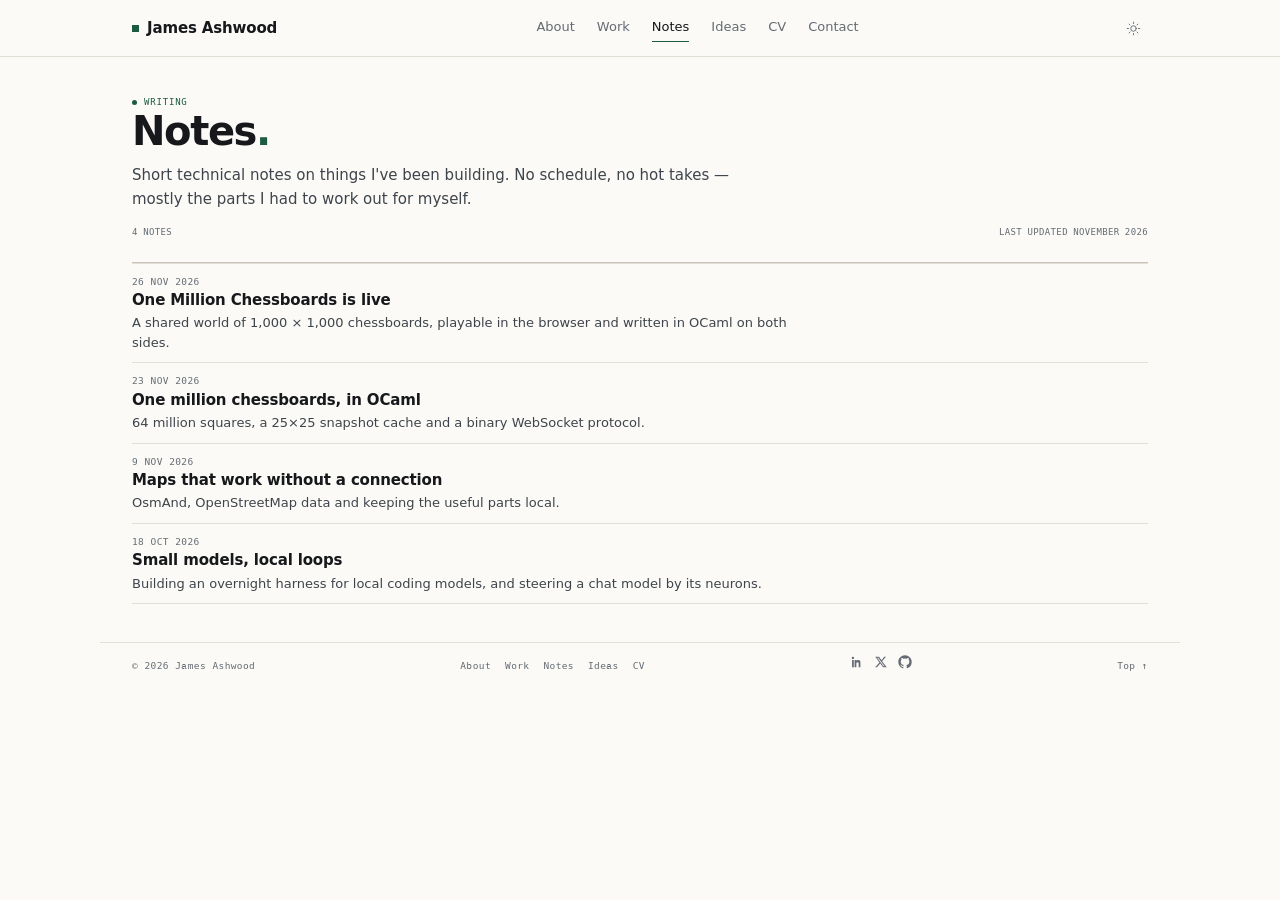
<file: notes/index.html>
<!doctype html>
<html lang="en-GB">
<head>
<meta charset="utf-8">
<meta name="viewport" content="width=device-width, initial-scale=1">
<title>Notes — James Ashwood</title>
<meta name="description" content="Short technical notes from James Ashwood on OCaml, local models, maps and systems.">
<link rel="canonical" href="https://www.jamesashwood.com/notes/">
<meta name="author" content="James Ashwood">
<meta name="theme-color" content="#fbfaf7" media="(prefers-color-scheme: light)">
<meta name="theme-color" content="#101210" media="(prefers-color-scheme: dark)">
<meta property="og:type" content="website">
<meta property="og:url" content="https://www.jamesashwood.com/notes/">
<meta property="og:title" content="Notes — James Ashwood">
<meta property="og:description" content="Short technical notes on OCaml, local models, maps and systems.">
<meta property="og:image" content="https://www.jamesashwood.com/assets/og.png">
<meta name="twitter:card" content="summary_large_image">
<link rel="icon" href="/assets/favicon.svg?v=11" type="image/svg+xml">
<link rel="preload" href="/assets/fonts/newsreader-latin.woff2" as="font" type="font/woff2" crossorigin>
<link rel="stylesheet" href="/assets/styles.css?v=11">
<script>
  (function () {
    try {
      var saved = localStorage.getItem('theme');
      document.documentElement.dataset.theme = saved || (matchMedia('(prefers-color-scheme: dark)').matches ? 'dark' : 'light');
    } catch (e) {}
  })();
</script>
</head>
<body>
<a class="skip-link" href="#main">Skip to content</a>
<header class="masthead" id="top">
  <div class="shell masthead-inner">
    <a class="wordmark" href="/" aria-label="James Ashwood, home">
      <span class="wordmark-mark" aria-hidden="true"></span>
      <span>James Ashwood</span>
    </a>
    <nav class="nav" id="nav" aria-label="Primary">
      <a href="/">About</a>
      <a href="/work/">Work</a>
      <a class="active" href="/notes/">Notes</a>
      <a href="/ideas/">Ideas</a>
      <a href="/cv/">CV</a>
      <a href="/#contact">Contact</a>
    </nav>
    <div class="masthead-tools">
      <button class="theme-toggle" id="theme-toggle" type="button" aria-label="Switch colour theme">
        <svg class="icon-sun" viewBox="0 0 24 24" aria-hidden="true"><circle cx="12" cy="12" r="4.4"/><path d="M12 2v2M12 20v2M4.93 4.93l1.41 1.41M17.66 17.66l1.41 1.41M2 12h2M20 12h2M4.93 19.07l1.41-1.41M17.66 6.34l1.41-1.41"/></svg>
        <svg class="icon-moon" viewBox="0 0 24 24" aria-hidden="true"><path d="M20 14.5A8.5 8.5 0 0 1 9.5 4a8.5 8.5 0 1 0 10.5 10.5Z"/></svg>
      </button>
      <button class="menu-toggle" id="menu-toggle" type="button" aria-label="Open menu" aria-expanded="false" aria-controls="nav">
        <span></span><span></span>
      </button>
    </div>
  </div>
</header>

<main id="main" class="shell page-section">
  <header class="page-head">
    <p class="kicker"><span class="kicker-dot" aria-hidden="true"></span>Writing</p>
    <h1>Notes<span class="period">.</span></h1>
    <p class="page-intro">
      Short technical notes on things I've been building. No schedule, no hot takes — mostly
      the parts I had to work out for myself.
    </p>
    <div class="page-meta">
      <span>4 notes</span>
      <span>Last updated November 2026</span>
    </div>
  </header>

  <div class="note-list">
    <a class="note-item" href="/notes/chess.html">
      <time datetime="2026-11-26">26 Nov 2026</time>
      <h3>One Million Chessboards is live</h3>
      <p>A shared world of 1,000 × 1,000 chessboards, playable in the browser and written in OCaml on both sides.</p>
    </a>
    <a class="note-item" href="/notes/one-million-chessboards.html">
      <time datetime="2026-11-23">23 Nov 2026</time>
      <h3>One million chessboards, in OCaml</h3>
      <p>64 million squares, a 25×25 snapshot cache and a binary WebSocket protocol.</p>
    </a>
    <a class="note-item" href="/notes/offline-maps.html">
      <time datetime="2026-11-09">9 Nov 2026</time>
      <h3>Maps that work without a connection</h3>
      <p>OsmAnd, OpenStreetMap data and keeping the useful parts local.</p>
    </a>
    <a class="note-item" href="/notes/small-models.html">
      <time datetime="2026-10-18">18 Oct 2026</time>
      <h3>Small models, local loops</h3>
      <p>Building an overnight harness for local coding models, and steering a chat model by its neurons.</p>
    </a>
  </div>
</main>

<footer class="site-footer shell">
  <p>© <span id="year">2026</span> James Ashwood</p>
  <nav class="footer-links" aria-label="Footer">
    <a href="/">About</a>
    <a href="/work/">Work</a>
    <a href="/notes/">Notes</a>
    <a href="/ideas/">Ideas</a>
    <a href="/cv/">CV</a>
  </nav>
  <div class="footer-social" aria-label="Elsewhere">
    <a href="https://www.linkedin.com/in/james-ashwood-80a840262/" target="_blank" rel="noopener" aria-label="LinkedIn" title="LinkedIn"><svg viewBox="0 0 24 24" aria-hidden="true"><path fill="currentColor" d="M6.94 5a2 2 0 1 1-4 0 2 2 0 0 1 4 0ZM3.5 8.5h3V21h-3V8.5Zm5 0h2.88v1.7h.04c.4-.75 1.38-1.54 2.84-1.54 3.04 0 3.6 2 3.6 4.6V21h-3v-5.6c0-1.33-.02-3.04-1.85-3.04-1.85 0-2.13 1.45-2.13 2.94V21h-3V8.5Z"/></svg></a>
    <a href="https://x.com/JimmyAshwood" target="_blank" rel="noopener" aria-label="X" title="X"><svg viewBox="0 0 24 24" aria-hidden="true"><path fill="currentColor" d="M17.5 3h3.1l-6.77 7.74L21.8 21h-6.23l-4.88-6.38L5.2 21H2.1l7.24-8.28L2.2 3h6.39l4.41 5.83L17.5 3Zm-1.1 16.2h1.72L7.1 4.7H5.26L16.4 19.2Z"/></svg></a>
    <a href="https://github.com/ja927cam" target="_blank" rel="noopener" aria-label="GitHub" title="GitHub"><svg viewBox="0 0 24 24" aria-hidden="true"><path fill="currentColor" d="M12 .5C5.65.5.5 5.65.5 12c0 5.08 3.29 9.39 7.86 10.91.58.11.79-.25.79-.55v-2.1c-3.2.7-3.88-1.36-3.88-1.36-.53-1.34-1.28-1.7-1.28-1.7-1.05-.72.08-.7.08-.7 1.16.08 1.77 1.19 1.77 1.19 1.03 1.77 2.7 1.26 3.36.96.1-.75.4-1.26.73-1.55-2.55-.29-5.23-1.28-5.23-5.7 0-1.26.45-2.29 1.19-3.1-.12-.29-.52-1.46.11-3.05 0 0 .97-.31 3.18 1.18a11 11 0 0 1 5.8 0c2.2-1.49 3.17-1.18 3.17-1.18.63 1.59.23 2.76.11 3.05.74.81 1.19 1.84 1.19 3.1 0 4.43-2.69 5.4-5.25 5.69.41.35.78 1.05.78 2.12v3.14c0 .3.21.66.8.55A11.5 11.5 0 0 0 23.5 12C23.5 5.65 18.35.5 12 .5Z"/></svg></a>
  </div>
  <a href="#top" class="to-top">Top <span aria-hidden="true">↑</span></a>
</footer>
<script src="/assets/main.js?v=11" defer></script>
</body>
</html>
</file>
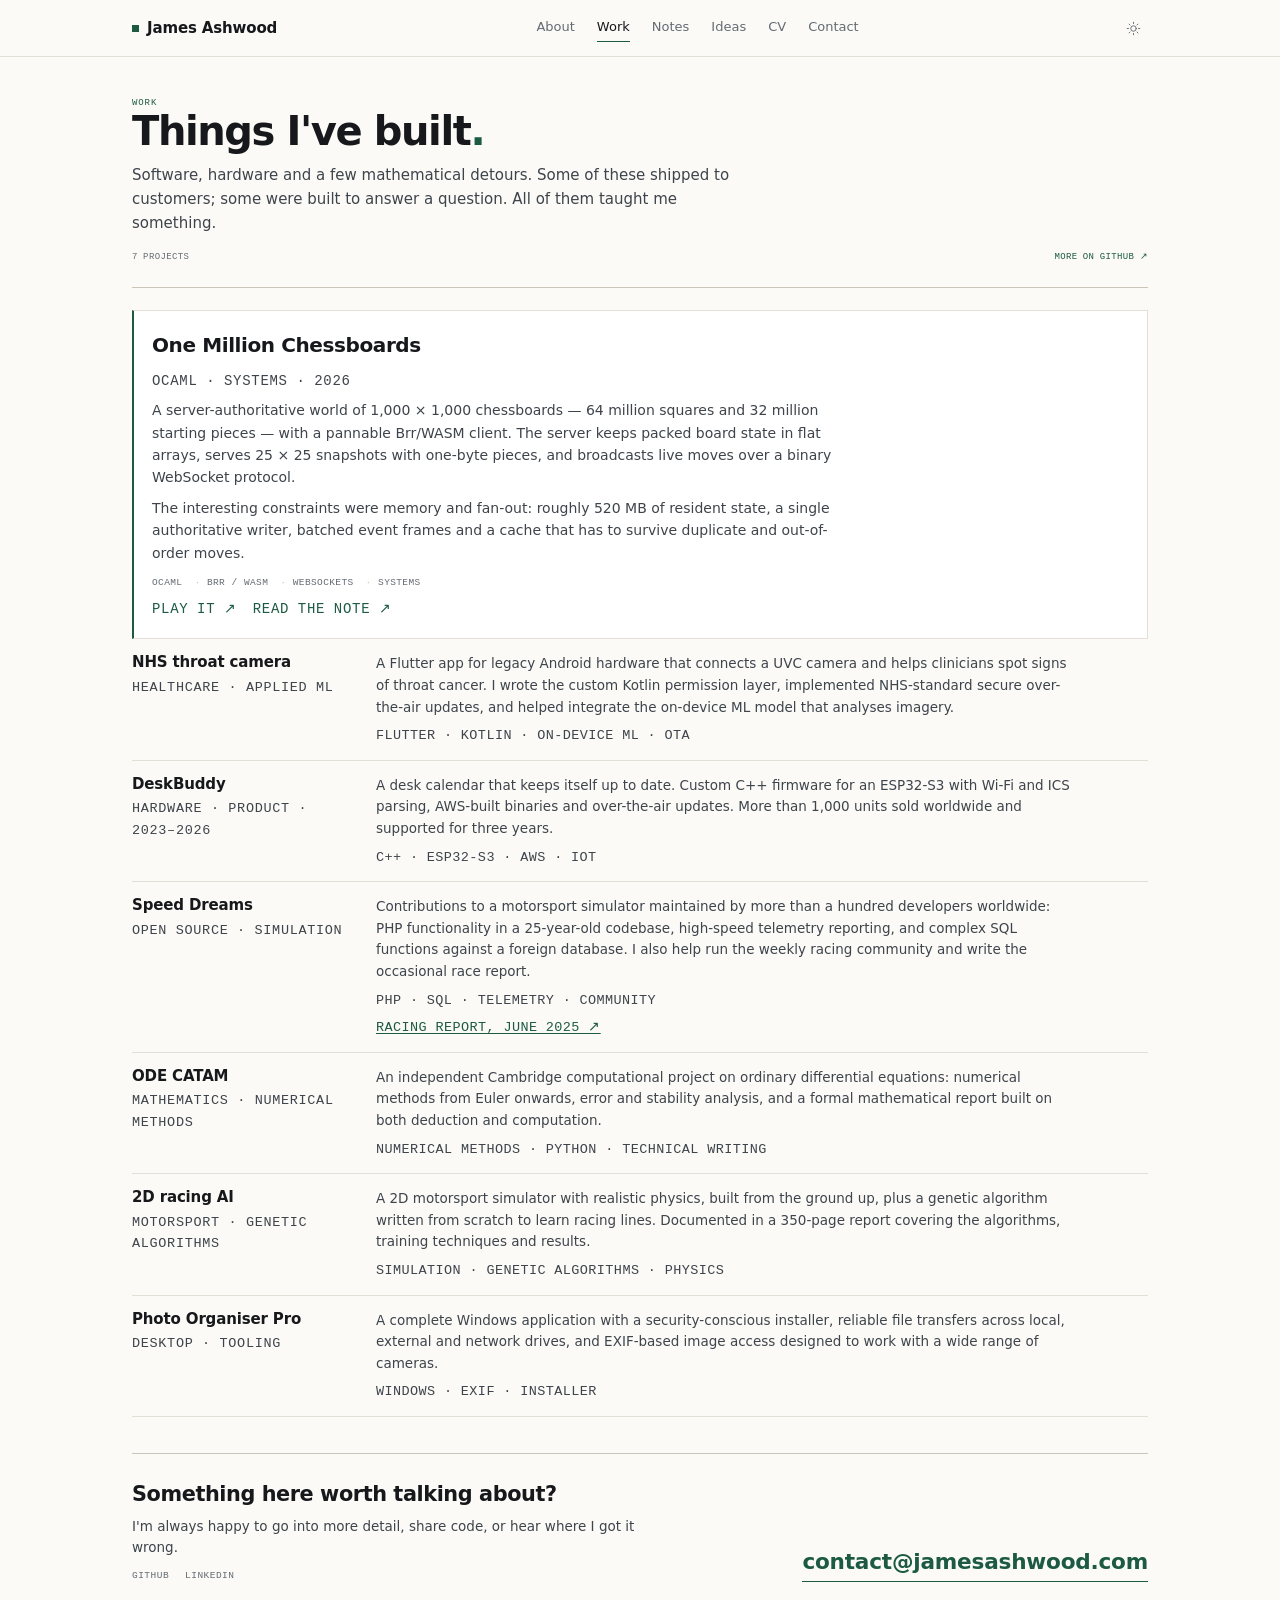
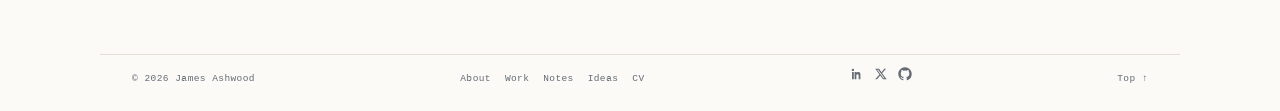
<file: work/index.html>
<!doctype html>
<html lang="en-GB">
<head>
<meta charset="utf-8">
<meta name="viewport" content="width=device-width, initial-scale=1">
<title>Work — James Ashwood</title>
<meta name="description" content="Selected projects by James Ashwood: One Million Chessboards, an NHS throat camera, DeskBuddy, Speed Dreams, numerical methods and racing simulators.">
<link rel="canonical" href="https://www.jamesashwood.com/work/">
<meta name="author" content="James Ashwood">
<meta name="theme-color" content="#fbfaf7" media="(prefers-color-scheme: light)">
<meta name="theme-color" content="#101210" media="(prefers-color-scheme: dark)">

<meta property="og:type" content="website">
<meta property="og:url" content="https://www.jamesashwood.com/work/">
<meta property="og:title" content="Work — James Ashwood">
<meta property="og:description" content="Selected projects: One Million Chessboards, an NHS throat camera, DeskBuddy, Speed Dreams and more.">
<meta property="og:image" content="https://www.jamesashwood.com/assets/og.png">
<meta name="twitter:card" content="summary_large_image">

<link rel="icon" href="/assets/favicon.svg?v=11" type="image/svg+xml">
<link rel="preload" href="/assets/fonts/newsreader-latin.woff2" as="font" type="font/woff2" crossorigin>
<link rel="stylesheet" href="/assets/styles.css?v=11">
<script>
  (function () {
    try {
      var saved = localStorage.getItem('theme');
      document.documentElement.dataset.theme = saved || (matchMedia('(prefers-color-scheme: dark)').matches ? 'dark' : 'light');
    } catch (e) {}
  })();
</script>
</head>
<body>
<a class="skip-link" href="#main">Skip to content</a>

<header class="masthead" id="top">
  <div class="shell masthead-inner">
    <a class="wordmark" href="/" aria-label="James Ashwood, home">
      <span class="wordmark-mark" aria-hidden="true"></span>
      <span>James Ashwood</span>
    </a>
    <nav class="nav" id="nav" aria-label="Primary">
      <a href="/">About</a>
      <a class="active" href="/work/">Work</a>
      <a href="/notes/">Notes</a>
      <a href="/ideas/">Ideas</a>
      <a href="/cv/">CV</a>
      <a href="/#contact">Contact</a>
    </nav>
    <div class="masthead-tools">
      <button class="theme-toggle" id="theme-toggle" type="button" aria-label="Switch colour theme">
        <svg class="icon-sun" viewBox="0 0 24 24" aria-hidden="true"><circle cx="12" cy="12" r="4.4"/><path d="M12 2v2M12 20v2M4.93 4.93l1.41 1.41M17.66 17.66l1.41 1.41M2 12h2M20 12h2M4.93 19.07l1.41-1.41M17.66 6.34l1.41-1.41"/></svg>
        <svg class="icon-moon" viewBox="0 0 24 24" aria-hidden="true"><path d="M20 14.5A8.5 8.5 0 0 1 9.5 4a8.5 8.5 0 1 0 10.5 10.5Z"/></svg>
      </button>
      <button class="menu-toggle" id="menu-toggle" type="button" aria-label="Open menu" aria-expanded="false" aria-controls="nav">
        <span></span><span></span>
      </button>
    </div>
  </div>
</header>

<main id="main" class="shell page-section">
  <header class="page-head">
    <p class="page-kicker">Work</p>
    <h1>Things I've built<span class="period">.</span></h1>
    <p class="page-intro">
      Software, hardware and a few mathematical detours. Some of these shipped to customers;
      some were built to answer a question. All of them taught me something.
    </p>
    <div class="page-meta">
      <span>7 projects</span>
      <a href="https://github.com/ja927cam" target="_blank" rel="noopener">More on GitHub ↗</a>
    </div>
  </header>

  <article class="featured" id="one-million-chessboards">
    <h2>One Million Chessboards</h2>
    <p class="featured-meta">OCaml · Systems · 2026</p>
    <p>
      A server-authoritative world of 1,000 × 1,000 chessboards — 64 million squares and
      32 million starting pieces — with a pannable Brr/WASM client. The server keeps packed
      board state in flat arrays, serves 25 × 25 snapshots with one-byte pieces, and
      broadcasts live moves over a binary WebSocket protocol.
    </p>
    <p>
      The interesting constraints were memory and fan-out: roughly 520 MB of resident state,
      a single authoritative writer, batched event frames and a cache that has to survive
      duplicate and out-of-order moves.
    </p>
    <ul class="featured-tags">
      <li>OCaml</li><li>Brr / WASM</li><li>WebSockets</li><li>Systems</li>
    </ul>
    <p class="featured-links">
      <a href="https://chess.jamesashwood.com" target="_blank" rel="noopener">Play it ↗</a>
      <a href="/notes/one-million-chessboards.html">Read the note ↗</a>
    </p>
  </article>

  <section aria-label="More projects">
    <article class="work-detail" id="nhs">
      <div>
        <h3>NHS throat camera</h3>
        <p class="work-meta">Healthcare · Applied ML</p>
      </div>
      <div>
        <p>
          A Flutter app for legacy Android hardware that connects a UVC camera and helps
          clinicians spot signs of throat cancer. I wrote the custom Kotlin permission layer,
          implemented NHS-standard secure over-the-air updates, and helped integrate the
          on-device ML model that analyses imagery.
        </p>
        <p class="work-tags">Flutter · Kotlin · On-device ML · OTA</p>
      </div>
    </article>

    <article class="work-detail" id="deskbuddy">
      <div>
        <h3>DeskBuddy</h3>
        <p class="work-meta">Hardware · Product · 2023–2026</p>
      </div>
      <div>
        <p>
          A desk calendar that keeps itself up to date. Custom C++ firmware for an ESP32-S3
          with Wi-Fi and ICS parsing, AWS-built binaries and over-the-air updates. More than
          1,000 units sold worldwide and supported for three years.
        </p>
        <p class="work-tags">C++ · ESP32-S3 · AWS · IoT</p>
      </div>
    </article>

    <article class="work-detail" id="speed-dreams">
      <div>
        <h3>Speed Dreams</h3>
        <p class="work-meta">Open source · Simulation</p>
      </div>
      <div>
        <p>
          Contributions to a motorsport simulator maintained by more than a hundred developers
          worldwide: PHP functionality in a 25-year-old codebase, high-speed telemetry
          reporting, and complex SQL functions against a foreign database. I also help run the
          weekly racing community and write the occasional race report.
        </p>
        <p class="work-tags">PHP · SQL · Telemetry · Community</p>
        <p class="work-tags">
          <a class="inline" href="https://speed-dreams.net/en/blog/racing-report-june-2025" target="_blank" rel="noopener">Racing report, June 2025 ↗</a>
        </p>
      </div>
    </article>

    <article class="work-detail" id="catam">
      <div>
        <h3>ODE CATAM</h3>
        <p class="work-meta">Mathematics · Numerical methods</p>
      </div>
      <div>
        <p>
          An independent Cambridge computational project on ordinary differential equations:
          numerical methods from Euler onwards, error and stability analysis, and a formal
          mathematical report built on both deduction and computation.
        </p>
        <p class="work-tags">Numerical methods · Python · Technical writing</p>
      </div>
    </article>

    <article class="work-detail" id="racing-ai">
      <div>
        <h3>2D racing AI</h3>
        <p class="work-meta">Motorsport · Genetic algorithms</p>
      </div>
      <div>
        <p>
          A 2D motorsport simulator with realistic physics, built from the ground up, plus a
          genetic algorithm written from scratch to learn racing lines. Documented in a
          350-page report covering the algorithms, training techniques and results.
        </p>
        <p class="work-tags">Simulation · Genetic algorithms · Physics</p>
      </div>
    </article>

    <article class="work-detail" id="photo-organiser">
      <div>
        <h3>Photo Organiser Pro</h3>
        <p class="work-meta">Desktop · Tooling</p>
      </div>
      <div>
        <p>
          A complete Windows application with a security-conscious installer, reliable file
          transfers across local, external and network drives, and EXIF-based image access
          designed to work with a wide range of cameras.
        </p>
        <p class="work-tags">Windows · EXIF · Installer</p>
      </div>
    </article>
  </section>

  <section class="contact" id="contact">
    <div>
      <h2>Something here worth talking about?</h2>
      <p>I'm always happy to go into more detail, share code, or hear where I got it wrong.</p>
      <div class="contact-links">
        <a href="https://github.com/ja927cam" target="_blank" rel="noopener">GitHub</a>
        <a href="https://www.linkedin.com/in/james-ashwood-80a840262/" target="_blank" rel="noopener">LinkedIn</a>
        </div>
    </div>
    <div>
      <a class="contact-email" href="mailto:contact@jamesashwood.com">contact@jamesashwood.com</a>
    </div>
  </section>
</main>

<footer class="site-footer shell">
  <p>© <span id="year">2026</span> James Ashwood</p>
  <nav class="footer-links" aria-label="Footer">
    <a href="/">About</a>
    <a href="/work/">Work</a>
    <a href="/notes/">Notes</a>
    <a href="/ideas/">Ideas</a>
    <a href="/cv/">CV</a>
  </nav>
  <div class="footer-social" aria-label="Elsewhere">
    <a href="https://www.linkedin.com/in/james-ashwood-80a840262/" target="_blank" rel="noopener" aria-label="LinkedIn" title="LinkedIn"><svg viewBox="0 0 24 24" aria-hidden="true"><path fill="currentColor" d="M6.94 5a2 2 0 1 1-4 0 2 2 0 0 1 4 0ZM3.5 8.5h3V21h-3V8.5Zm5 0h2.88v1.7h.04c.4-.75 1.38-1.54 2.84-1.54 3.04 0 3.6 2 3.6 4.6V21h-3v-5.6c0-1.33-.02-3.04-1.85-3.04-1.85 0-2.13 1.45-2.13 2.94V21h-3V8.5Z"/></svg></a>
    <a href="https://x.com/JimmyAshwood" target="_blank" rel="noopener" aria-label="X" title="X"><svg viewBox="0 0 24 24" aria-hidden="true"><path fill="currentColor" d="M17.5 3h3.1l-6.77 7.74L21.8 21h-6.23l-4.88-6.38L5.2 21H2.1l7.24-8.28L2.2 3h6.39l4.41 5.83L17.5 3Zm-1.1 16.2h1.72L7.1 4.7H5.26L16.4 19.2Z"/></svg></a>
    <a href="https://github.com/ja927cam" target="_blank" rel="noopener" aria-label="GitHub" title="GitHub"><svg viewBox="0 0 24 24" aria-hidden="true"><path fill="currentColor" d="M12 .5C5.65.5.5 5.65.5 12c0 5.08 3.29 9.39 7.86 10.91.58.11.79-.25.79-.55v-2.1c-3.2.7-3.88-1.36-3.88-1.36-.53-1.34-1.28-1.7-1.28-1.7-1.05-.72.08-.7.08-.7 1.16.08 1.77 1.19 1.77 1.19 1.03 1.77 2.7 1.26 3.36.96.1-.75.4-1.26.73-1.55-2.55-.29-5.23-1.28-5.23-5.7 0-1.26.45-2.29 1.19-3.1-.12-.29-.52-1.46.11-3.05 0 0 .97-.31 3.18 1.18a11 11 0 0 1 5.8 0c2.2-1.49 3.17-1.18 3.17-1.18.63 1.59.23 2.76.11 3.05.74.81 1.19 1.84 1.19 3.1 0 4.43-2.69 5.4-5.25 5.69.41.35.78 1.05.78 2.12v3.14c0 .3.21.66.8.55A11.5 11.5 0 0 0 23.5 12C23.5 5.65 18.35.5 12 .5Z"/></svg></a>
  </div>
  <a href="#top" class="to-top">Top <span aria-hidden="true">↑</span></a>
</footer>

<script src="/assets/main.js?v=11" defer></script>
</body>
</html>
</file>
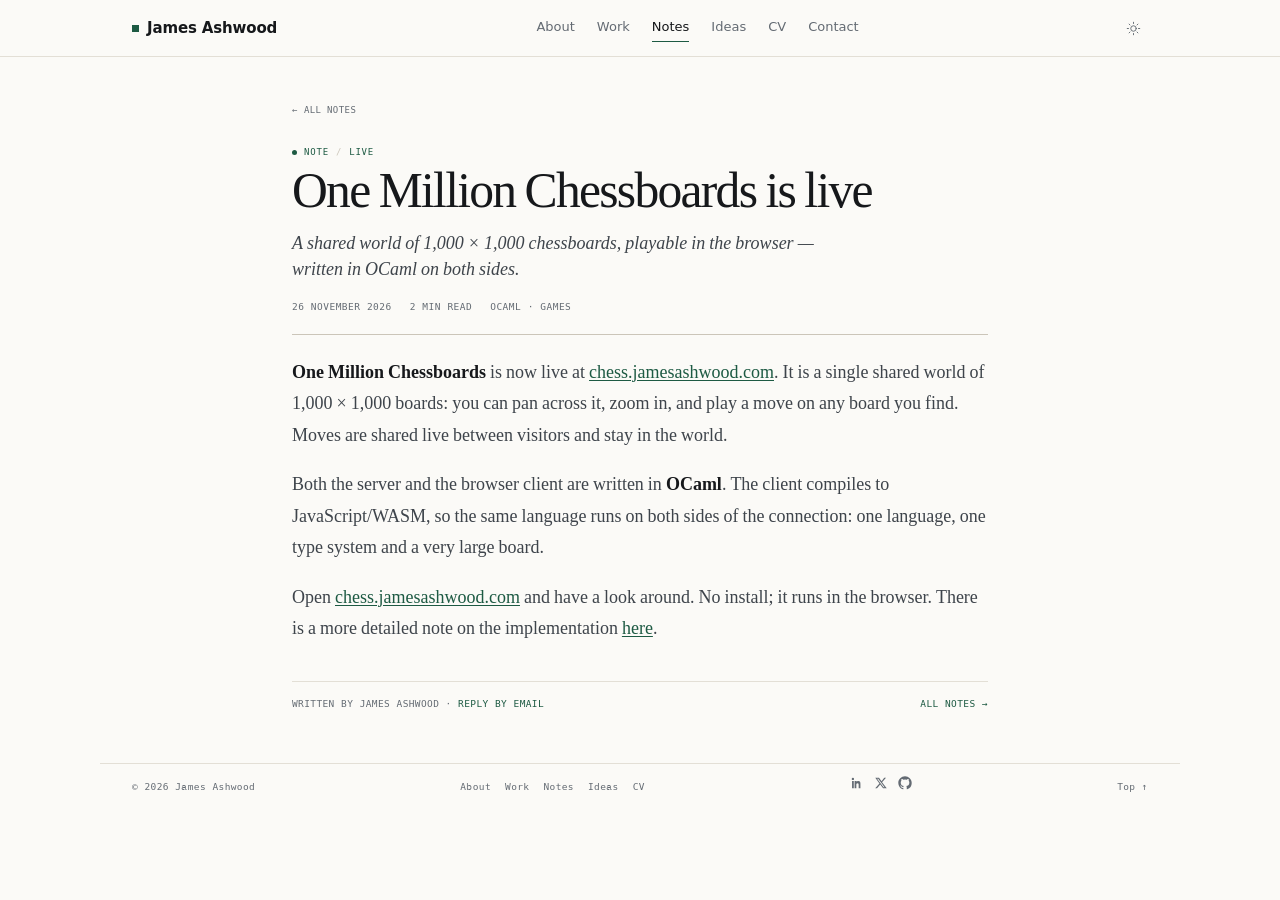
<file: notes/chess.html>
<!doctype html>
<html lang="en-GB">
<head>
<meta charset="utf-8">
<meta name="viewport" content="width=device-width, initial-scale=1">
<title>One Million Chessboards is live — James Ashwood</title>
<meta name="description" content="A shared world of 1,000 × 1,000 chessboards, playable in the browser and written in OCaml on both sides.">
<link rel="canonical" href="https://www.jamesashwood.com/notes/chess.html">
<meta name="author" content="James Ashwood">
<meta name="theme-color" content="#fbfaf7" media="(prefers-color-scheme: light)">
<meta name="theme-color" content="#101210" media="(prefers-color-scheme: dark)">
<meta property="og:type" content="article">
<meta property="og:url" content="https://www.jamesashwood.com/notes/chess.html">
<meta property="og:title" content="One Million Chessboards is live">
<meta property="og:description" content="A shared world of 1,000 × 1,000 chessboards, playable in the browser and written in OCaml on both sides.">
<meta property="og:image" content="https://www.jamesashwood.com/assets/og.png">
<meta property="article:published_time" content="2026-11-26">
<meta name="twitter:card" content="summary_large_image">
<link rel="icon" href="/assets/favicon.svg?v=11" type="image/svg+xml">
<link rel="preload" href="/assets/fonts/newsreader-latin.woff2" as="font" type="font/woff2" crossorigin>
<link rel="preload" href="/assets/fonts/newsreader-italic-latin.woff2" as="font" type="font/woff2" crossorigin>
<link rel="stylesheet" href="/assets/styles.css?v=11">
<script>
  (function () {
    try {
      var saved = localStorage.getItem('theme');
      document.documentElement.dataset.theme = saved || (matchMedia('(prefers-color-scheme: dark)').matches ? 'dark' : 'light');
    } catch (e) {}
  })();
</script>
</head>
<body>
<a class="skip-link" href="#main">Skip to content</a>
<header class="masthead" id="top">
  <div class="shell masthead-inner">
    <a class="wordmark" href="/" aria-label="James Ashwood, home">
      <span class="wordmark-mark" aria-hidden="true"></span>
      <span>James Ashwood</span>
    </a>
    <nav class="nav" id="nav" aria-label="Primary">
      <a href="/">About</a>
      <a href="/work/">Work</a>
      <a class="active" href="/notes/">Notes</a>
      <a href="/ideas/">Ideas</a>
      <a href="/cv/">CV</a>
      <a href="/#contact">Contact</a>
    </nav>
    <div class="masthead-tools">
      <button class="theme-toggle" id="theme-toggle" type="button" aria-label="Switch colour theme">
        <svg class="icon-sun" viewBox="0 0 24 24" aria-hidden="true"><circle cx="12" cy="12" r="4.4"/><path d="M12 2v2M12 20v2M4.93 4.93l1.41 1.41M17.66 17.66l1.41 1.41M2 12h2M20 12h2M4.93 19.07l1.41-1.41M17.66 6.34l1.41-1.41"/></svg>
        <svg class="icon-moon" viewBox="0 0 24 24" aria-hidden="true"><path d="M20 14.5A8.5 8.5 0 0 1 9.5 4a8.5 8.5 0 1 0 10.5 10.5Z"/></svg>
      </button>
      <button class="menu-toggle" id="menu-toggle" type="button" aria-label="Open menu" aria-expanded="false" aria-controls="nav">
        <span></span><span></span>
      </button>
    </div>
  </div>
</header>

<main id="main">
  <article class="post">
    <a class="back-link" href="/notes/"><span aria-hidden="true">←</span> All notes</a>
    <header class="post-head">
      <p class="kicker"><span class="kicker-dot" aria-hidden="true"></span>Note <span class="kicker-sep">/</span> Live</p>
      <h1>One Million Chessboards is live</h1>
      <p class="post-dek">A shared world of 1,000 × 1,000 chessboards, playable in the browser — written in OCaml on both sides.</p>
      <div class="post-meta">
        <span>26 November 2026</span>
        <span>2 min read</span>
        <span>OCaml · Games</span>
      </div>
    </header>

    <div class="post-body">
      <p>
        <strong>One Million Chessboards</strong> is now live at
        <a href="https://chess.jamesashwood.com" target="_blank" rel="noopener">chess.jamesashwood.com</a>.
        It is a single shared world of 1,000 × 1,000 boards: you can pan across it, zoom in,
        and play a move on any board you find. Moves are shared live between visitors and
        stay in the world.
      </p>
      <p>
        Both the server and the browser client are written in <strong>OCaml</strong>. The
        client compiles to JavaScript/WASM, so the same language runs on both sides of the
        connection: one language, one type system and a very large board.
      </p>
      <p>
        Open <a href="https://chess.jamesashwood.com" target="_blank" rel="noopener">chess.jamesashwood.com</a>
        and have a look around. No install; it runs in the browser. There is a more detailed
        note on the implementation <a href="/notes/one-million-chessboards.html">here</a>.
      </p>
    </div>

    <footer class="post-foot">
      <p>Written by James Ashwood · <a href="mailto:contact@jamesashwood.com">Reply by email</a></p>
      <p><a href="/notes/">All notes <span aria-hidden="true">→</span></a></p>
    </footer>
  </article>
</main>

<footer class="site-footer shell">
  <p>© <span id="year">2026</span> James Ashwood</p>
  <nav class="footer-links" aria-label="Footer">
    <a href="/">About</a>
    <a href="/work/">Work</a>
    <a href="/notes/">Notes</a>
    <a href="/ideas/">Ideas</a>
    <a href="/cv/">CV</a>
  </nav>
  <div class="footer-social" aria-label="Elsewhere">
    <a href="https://www.linkedin.com/in/james-ashwood-80a840262/" target="_blank" rel="noopener" aria-label="LinkedIn" title="LinkedIn"><svg viewBox="0 0 24 24" aria-hidden="true"><path fill="currentColor" d="M6.94 5a2 2 0 1 1-4 0 2 2 0 0 1 4 0ZM3.5 8.5h3V21h-3V8.5Zm5 0h2.88v1.7h.04c.4-.75 1.38-1.54 2.84-1.54 3.04 0 3.6 2 3.6 4.6V21h-3v-5.6c0-1.33-.02-3.04-1.85-3.04-1.85 0-2.13 1.45-2.13 2.94V21h-3V8.5Z"/></svg></a>
    <a href="https://x.com/JimmyAshwood" target="_blank" rel="noopener" aria-label="X" title="X"><svg viewBox="0 0 24 24" aria-hidden="true"><path fill="currentColor" d="M17.5 3h3.1l-6.77 7.74L21.8 21h-6.23l-4.88-6.38L5.2 21H2.1l7.24-8.28L2.2 3h6.39l4.41 5.83L17.5 3Zm-1.1 16.2h1.72L7.1 4.7H5.26L16.4 19.2Z"/></svg></a>
    <a href="https://github.com/ja927cam" target="_blank" rel="noopener" aria-label="GitHub" title="GitHub"><svg viewBox="0 0 24 24" aria-hidden="true"><path fill="currentColor" d="M12 .5C5.65.5.5 5.65.5 12c0 5.08 3.29 9.39 7.86 10.91.58.11.79-.25.79-.55v-2.1c-3.2.7-3.88-1.36-3.88-1.36-.53-1.34-1.28-1.7-1.28-1.7-1.05-.72.08-.7.08-.7 1.16.08 1.77 1.19 1.77 1.19 1.03 1.77 2.7 1.26 3.36.96.1-.75.4-1.26.73-1.55-2.55-.29-5.23-1.28-5.23-5.7 0-1.26.45-2.29 1.19-3.1-.12-.29-.52-1.46.11-3.05 0 0 .97-.31 3.18 1.18a11 11 0 0 1 5.8 0c2.2-1.49 3.17-1.18 3.17-1.18.63 1.59.23 2.76.11 3.05.74.81 1.19 1.84 1.19 3.1 0 4.43-2.69 5.4-5.25 5.69.41.35.78 1.05.78 2.12v3.14c0 .3.21.66.8.55A11.5 11.5 0 0 0 23.5 12C23.5 5.65 18.35.5 12 .5Z"/></svg></a>
  </div>
  <a href="#top" class="to-top">Top <span aria-hidden="true">↑</span></a>
</footer>
<script src="/assets/main.js?v=11" defer></script>
</body>
</html>
</file>
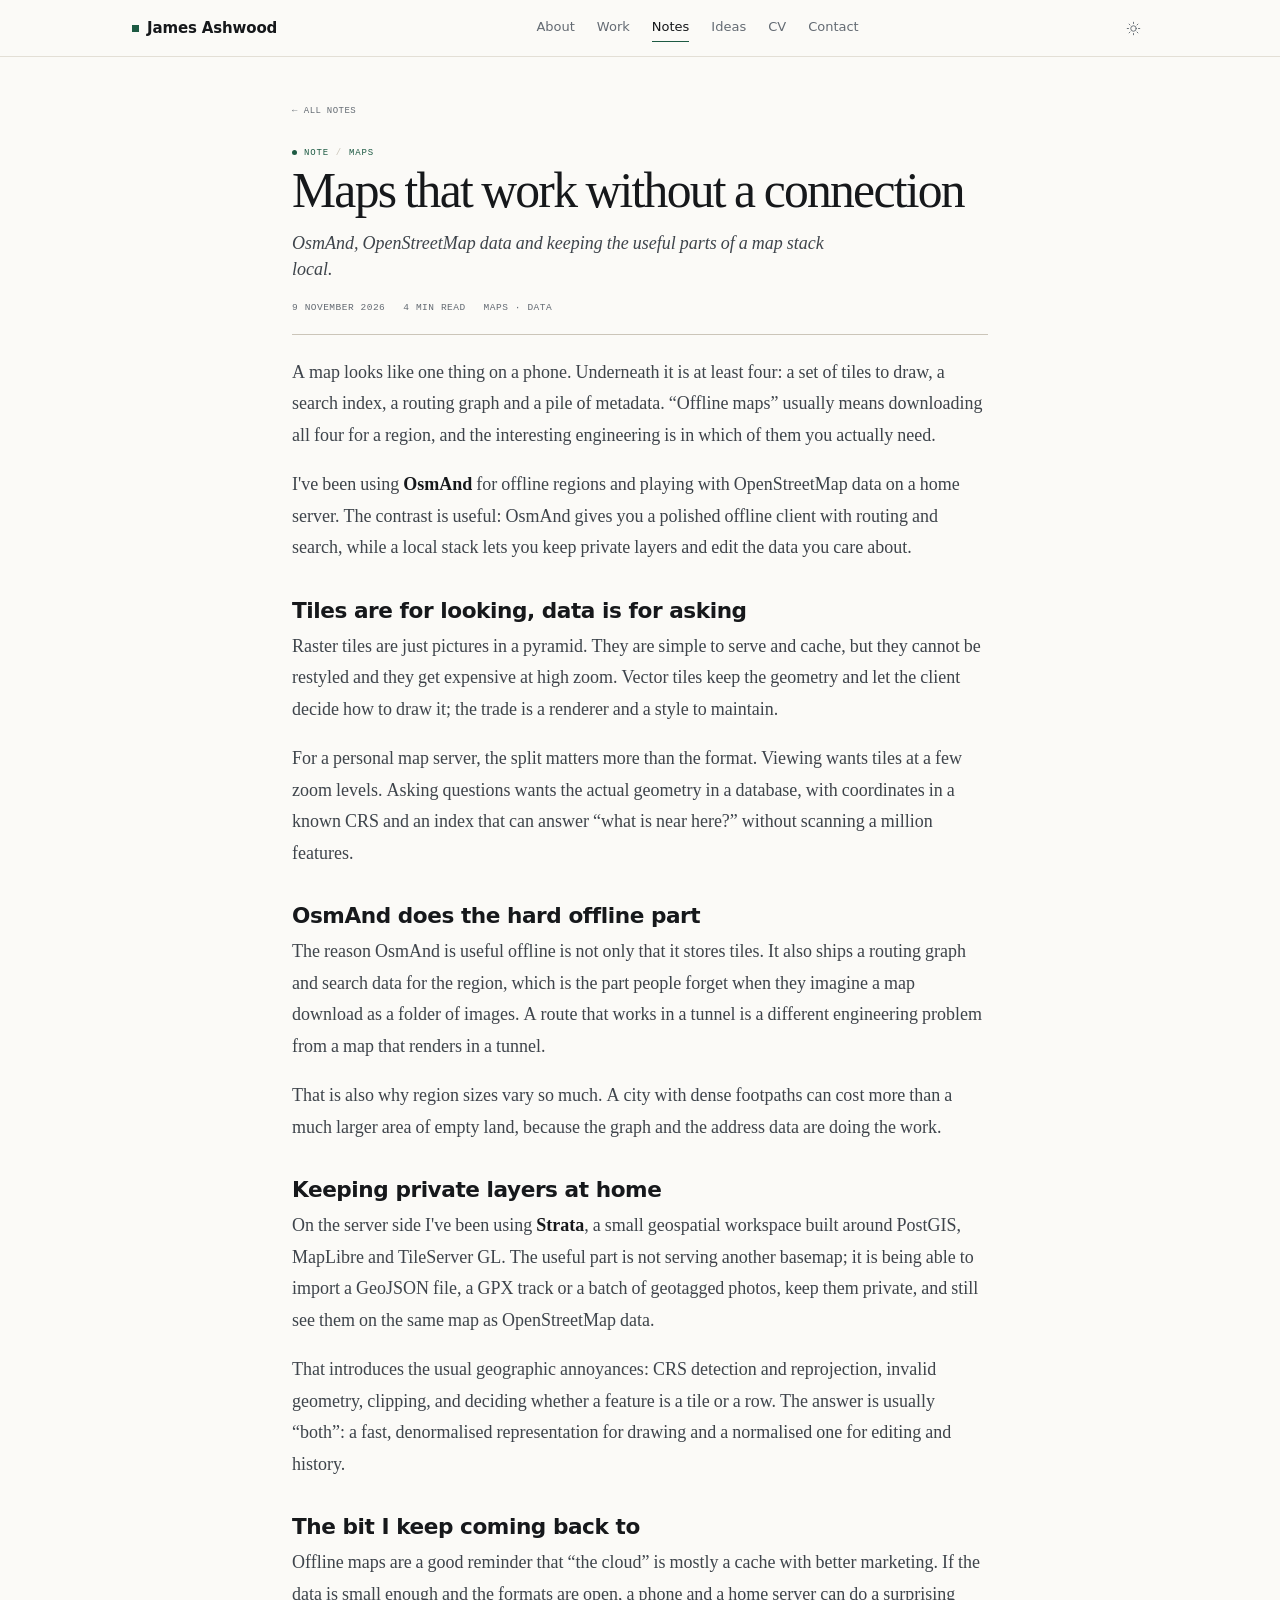
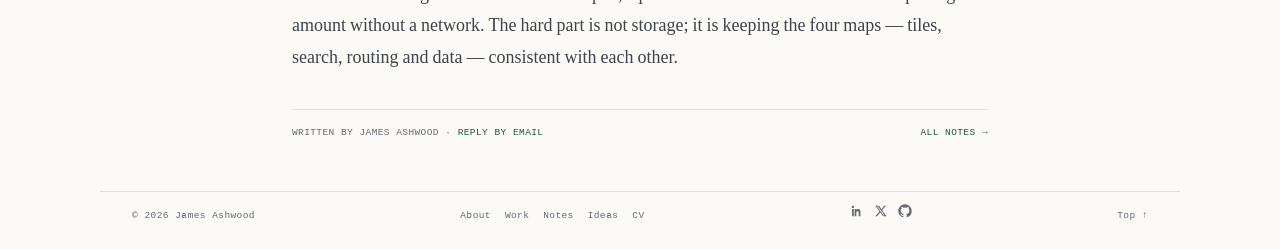
<file: notes/offline-maps.html>
<!doctype html>
<html lang="en-GB">
<head>
<meta charset="utf-8">
<meta name="viewport" content="width=device-width, initial-scale=1">
<title>Maps that work without a connection — James Ashwood</title>
<meta name="description" content="OsmAnd, OpenStreetMap data and keeping the useful parts of a map stack local.">
<link rel="canonical" href="https://www.jamesashwood.com/notes/offline-maps.html">
<meta name="author" content="James Ashwood">
<meta name="theme-color" content="#fbfaf7" media="(prefers-color-scheme: light)">
<meta name="theme-color" content="#101210" media="(prefers-color-scheme: dark)">
<meta property="og:type" content="article">
<meta property="og:url" content="https://www.jamesashwood.com/notes/offline-maps.html">
<meta property="og:title" content="Maps that work without a connection">
<meta property="og:description" content="OsmAnd, OpenStreetMap data and keeping the useful parts of a map stack local.">
<meta property="og:image" content="https://www.jamesashwood.com/assets/og.png">
<meta property="article:published_time" content="2026-11-09">
<meta name="twitter:card" content="summary_large_image">
<link rel="icon" href="/assets/favicon.svg?v=11" type="image/svg+xml">
<link rel="preload" href="/assets/fonts/newsreader-latin.woff2" as="font" type="font/woff2" crossorigin>
<link rel="preload" href="/assets/fonts/newsreader-italic-latin.woff2" as="font" type="font/woff2" crossorigin>
<link rel="stylesheet" href="/assets/styles.css?v=11">
<script>
  (function () {
    try {
      var saved = localStorage.getItem('theme');
      document.documentElement.dataset.theme = saved || (matchMedia('(prefers-color-scheme: dark)').matches ? 'dark' : 'light');
    } catch (e) {}
  })();
</script>
</head>
<body>
<a class="skip-link" href="#main">Skip to content</a>
<header class="masthead" id="top">
  <div class="shell masthead-inner">
    <a class="wordmark" href="/" aria-label="James Ashwood, home">
      <span class="wordmark-mark" aria-hidden="true"></span>
      <span>James Ashwood</span>
    </a>
    <nav class="nav" id="nav" aria-label="Primary">
      <a href="/">About</a>
      <a href="/work/">Work</a>
      <a class="active" href="/notes/">Notes</a>
      <a href="/ideas/">Ideas</a>
      <a href="/cv/">CV</a>
      <a href="/#contact">Contact</a>
    </nav>
    <div class="masthead-tools">
      <button class="theme-toggle" id="theme-toggle" type="button" aria-label="Switch colour theme">
        <svg class="icon-sun" viewBox="0 0 24 24" aria-hidden="true"><circle cx="12" cy="12" r="4.4"/><path d="M12 2v2M12 20v2M4.93 4.93l1.41 1.41M17.66 17.66l1.41 1.41M2 12h2M20 12h2M4.93 19.07l1.41-1.41M17.66 6.34l1.41-1.41"/></svg>
        <svg class="icon-moon" viewBox="0 0 24 24" aria-hidden="true"><path d="M20 14.5A8.5 8.5 0 0 1 9.5 4a8.5 8.5 0 1 0 10.5 10.5Z"/></svg>
      </button>
      <button class="menu-toggle" id="menu-toggle" type="button" aria-label="Open menu" aria-expanded="false" aria-controls="nav">
        <span></span><span></span>
      </button>
    </div>
  </div>
</header>

<main id="main">
  <article class="post">
    <a class="back-link" href="/notes/"><span aria-hidden="true">←</span> All notes</a>
    <header class="post-head">
      <p class="kicker"><span class="kicker-dot" aria-hidden="true"></span>Note <span class="kicker-sep">/</span> Maps</p>
      <h1>Maps that work without a connection</h1>
      <p class="post-dek">OsmAnd, OpenStreetMap data and keeping the useful parts of a map stack local.</p>
      <div class="post-meta">
        <span>9 November 2026</span>
        <span>4 min read</span>
        <span>Maps · Data</span>
      </div>
    </header>

    <div class="post-body">
      <p>
        A map looks like one thing on a phone. Underneath it is at least four: a set of tiles
        to draw, a search index, a routing graph and a pile of metadata. “Offline maps” usually
        means downloading all four for a region, and the interesting engineering is in which
        of them you actually need.
      </p>
      <p>
        I've been using <strong>OsmAnd</strong> for offline regions and playing with
        OpenStreetMap data on a home server. The contrast is useful: OsmAnd gives you a
        polished offline client with routing and search, while a local stack lets you keep
        private layers and edit the data you care about.
      </p>

      <h2>Tiles are for looking, data is for asking</h2>
      <p>
        Raster tiles are just pictures in a pyramid. They are simple to serve and cache, but
        they cannot be restyled and they get expensive at high zoom. Vector tiles keep the
        geometry and let the client decide how to draw it; the trade is a renderer and a style
        to maintain.
      </p>
      <p>
        For a personal map server, the split matters more than the format. Viewing wants tiles
        at a few zoom levels. Asking questions wants the actual geometry in a database, with
        coordinates in a known CRS and an index that can answer “what is near here?” without
        scanning a million features.
      </p>

      <h2>OsmAnd does the hard offline part</h2>
      <p>
        The reason OsmAnd is useful offline is not only that it stores tiles. It also ships a
        routing graph and search data for the region, which is the part people forget when
        they imagine a map download as a folder of images. A route that works in a tunnel is a
        different engineering problem from a map that renders in a tunnel.
      </p>
      <p>
        That is also why region sizes vary so much. A city with dense footpaths can cost more
        than a much larger area of empty land, because the graph and the address data are doing
        the work.
      </p>

      <h2>Keeping private layers at home</h2>
      <p>
        On the server side I've been using <strong>Strata</strong>, a small geospatial
        workspace built around PostGIS, MapLibre and TileServer GL. The useful part is not
        serving another basemap; it is being able to import a GeoJSON file, a GPX track or a
        batch of geotagged photos, keep them private, and still see them on the same map as
        OpenStreetMap data.
      </p>
      <p>
        That introduces the usual geographic annoyances: CRS detection and reprojection,
        invalid geometry, clipping, and deciding whether a feature is a tile or a row. The
        answer is usually “both”: a fast, denormalised representation for drawing and a
        normalised one for editing and history.
      </p>

      <h2>The bit I keep coming back to</h2>
      <p>
        Offline maps are a good reminder that “the cloud” is mostly a cache with better
        marketing. If the data is small enough and the formats are open, a phone and a home
        server can do a surprising amount without a network. The hard part is not storage; it
        is keeping the four maps — tiles, search, routing and data — consistent with each other.
      </p>
    </div>

    <footer class="post-foot">
      <p>Written by James Ashwood · <a href="mailto:contact@jamesashwood.com">Reply by email</a></p>
      <p><a href="/notes/">All notes <span aria-hidden="true">→</span></a></p>
    </footer>
  </article>
</main>

<footer class="site-footer shell">
  <p>© <span id="year">2026</span> James Ashwood</p>
  <nav class="footer-links" aria-label="Footer">
    <a href="/">About</a>
    <a href="/work/">Work</a>
    <a href="/notes/">Notes</a>
    <a href="/ideas/">Ideas</a>
    <a href="/cv/">CV</a>
  </nav>
  <div class="footer-social" aria-label="Elsewhere">
    <a href="https://www.linkedin.com/in/james-ashwood-80a840262/" target="_blank" rel="noopener" aria-label="LinkedIn" title="LinkedIn"><svg viewBox="0 0 24 24" aria-hidden="true"><path fill="currentColor" d="M6.94 5a2 2 0 1 1-4 0 2 2 0 0 1 4 0ZM3.5 8.5h3V21h-3V8.5Zm5 0h2.88v1.7h.04c.4-.75 1.38-1.54 2.84-1.54 3.04 0 3.6 2 3.6 4.6V21h-3v-5.6c0-1.33-.02-3.04-1.85-3.04-1.85 0-2.13 1.45-2.13 2.94V21h-3V8.5Z"/></svg></a>
    <a href="https://x.com/JimmyAshwood" target="_blank" rel="noopener" aria-label="X" title="X"><svg viewBox="0 0 24 24" aria-hidden="true"><path fill="currentColor" d="M17.5 3h3.1l-6.77 7.74L21.8 21h-6.23l-4.88-6.38L5.2 21H2.1l7.24-8.28L2.2 3h6.39l4.41 5.83L17.5 3Zm-1.1 16.2h1.72L7.1 4.7H5.26L16.4 19.2Z"/></svg></a>
    <a href="https://github.com/ja927cam" target="_blank" rel="noopener" aria-label="GitHub" title="GitHub"><svg viewBox="0 0 24 24" aria-hidden="true"><path fill="currentColor" d="M12 .5C5.65.5.5 5.65.5 12c0 5.08 3.29 9.39 7.86 10.91.58.11.79-.25.79-.55v-2.1c-3.2.7-3.88-1.36-3.88-1.36-.53-1.34-1.28-1.7-1.28-1.7-1.05-.72.08-.7.08-.7 1.16.08 1.77 1.19 1.77 1.19 1.03 1.77 2.7 1.26 3.36.96.1-.75.4-1.26.73-1.55-2.55-.29-5.23-1.28-5.23-5.7 0-1.26.45-2.29 1.19-3.1-.12-.29-.52-1.46.11-3.05 0 0 .97-.31 3.18 1.18a11 11 0 0 1 5.8 0c2.2-1.49 3.17-1.18 3.17-1.18.63 1.59.23 2.76.11 3.05.74.81 1.19 1.84 1.19 3.1 0 4.43-2.69 5.4-5.25 5.69.41.35.78 1.05.78 2.12v3.14c0 .3.21.66.8.55A11.5 11.5 0 0 0 23.5 12C23.5 5.65 18.35.5 12 .5Z"/></svg></a>
  </div>
  <a href="#top" class="to-top">Top <span aria-hidden="true">↑</span></a>
</footer>
<script src="/assets/main.js?v=11" defer></script>
</body>
</html>
</file>
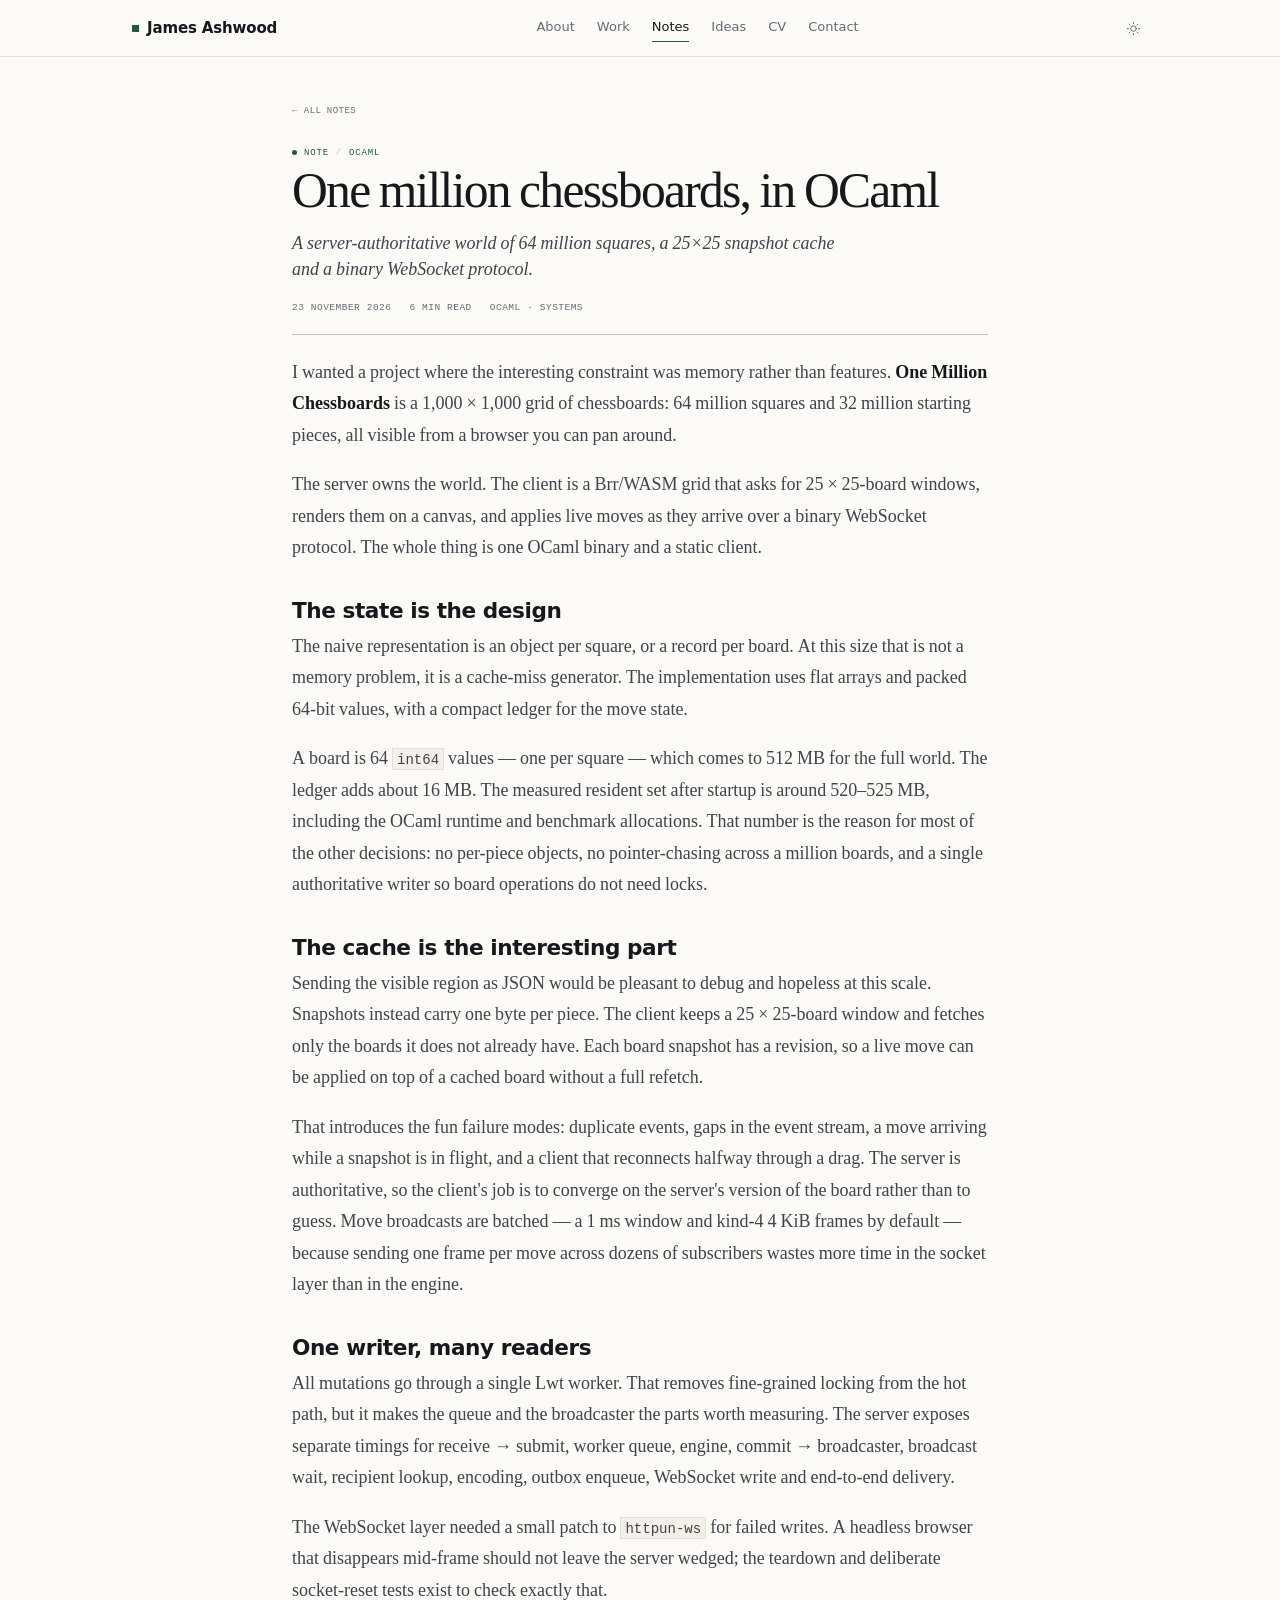
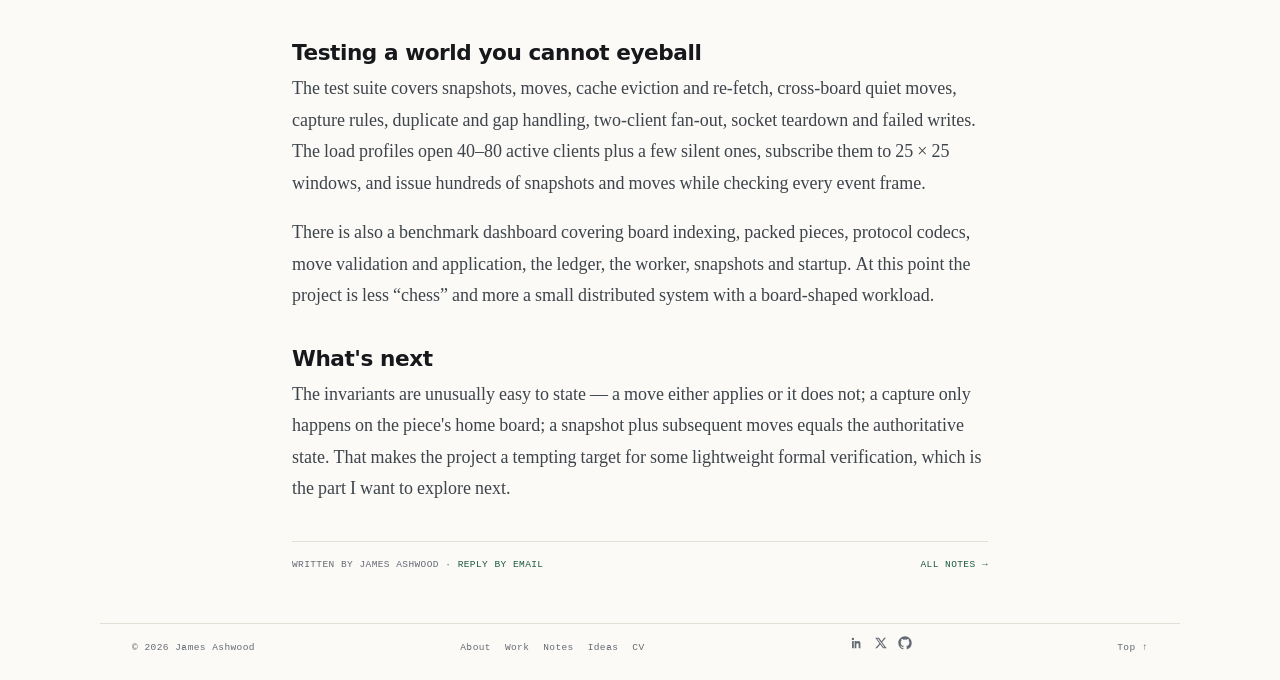
<file: notes/one-million-chessboards.html>
<!doctype html>
<html lang="en-GB">
<head>
<meta charset="utf-8">
<meta name="viewport" content="width=device-width, initial-scale=1">
<title>One million chessboards, in OCaml — James Ashwood</title>
<meta name="description" content="A server-authoritative world of 64 million squares, a 25×25 snapshot cache and a binary WebSocket protocol.">
<link rel="canonical" href="https://www.jamesashwood.com/notes/one-million-chessboards.html">
<meta name="author" content="James Ashwood">
<meta name="theme-color" content="#fbfaf7" media="(prefers-color-scheme: light)">
<meta name="theme-color" content="#101210" media="(prefers-color-scheme: dark)">
<meta property="og:type" content="article">
<meta property="og:url" content="https://www.jamesashwood.com/notes/one-million-chessboards.html">
<meta property="og:title" content="One million chessboards, in OCaml">
<meta property="og:description" content="A server-authoritative world of 64 million squares, a 25×25 snapshot cache and a binary WebSocket protocol.">
<meta property="og:image" content="https://www.jamesashwood.com/assets/og.png">
<meta property="article:published_time" content="2026-11-23">
<meta name="twitter:card" content="summary_large_image">
<link rel="icon" href="/assets/favicon.svg?v=11" type="image/svg+xml">
<link rel="preload" href="/assets/fonts/newsreader-latin.woff2" as="font" type="font/woff2" crossorigin>
<link rel="preload" href="/assets/fonts/newsreader-italic-latin.woff2" as="font" type="font/woff2" crossorigin>
<link rel="stylesheet" href="/assets/styles.css?v=11">
<script>
  (function () {
    try {
      var saved = localStorage.getItem('theme');
      document.documentElement.dataset.theme = saved || (matchMedia('(prefers-color-scheme: dark)').matches ? 'dark' : 'light');
    } catch (e) {}
  })();
</script>
</head>
<body>
<a class="skip-link" href="#main">Skip to content</a>
<header class="masthead" id="top">
  <div class="shell masthead-inner">
    <a class="wordmark" href="/" aria-label="James Ashwood, home">
      <span class="wordmark-mark" aria-hidden="true"></span>
      <span>James Ashwood</span>
    </a>
    <nav class="nav" id="nav" aria-label="Primary">
      <a href="/">About</a>
      <a href="/work/">Work</a>
      <a class="active" href="/notes/">Notes</a>
      <a href="/ideas/">Ideas</a>
      <a href="/cv/">CV</a>
      <a href="/#contact">Contact</a>
    </nav>
    <div class="masthead-tools">
      <button class="theme-toggle" id="theme-toggle" type="button" aria-label="Switch colour theme">
        <svg class="icon-sun" viewBox="0 0 24 24" aria-hidden="true"><circle cx="12" cy="12" r="4.4"/><path d="M12 2v2M12 20v2M4.93 4.93l1.41 1.41M17.66 17.66l1.41 1.41M2 12h2M20 12h2M4.93 19.07l1.41-1.41M17.66 6.34l1.41-1.41"/></svg>
        <svg class="icon-moon" viewBox="0 0 24 24" aria-hidden="true"><path d="M20 14.5A8.5 8.5 0 0 1 9.5 4a8.5 8.5 0 1 0 10.5 10.5Z"/></svg>
      </button>
      <button class="menu-toggle" id="menu-toggle" type="button" aria-label="Open menu" aria-expanded="false" aria-controls="nav">
        <span></span><span></span>
      </button>
    </div>
  </div>
</header>

<main id="main">
  <article class="post">
    <a class="back-link" href="/notes/"><span aria-hidden="true">←</span> All notes</a>
    <header class="post-head">
      <p class="kicker"><span class="kicker-dot" aria-hidden="true"></span>Note <span class="kicker-sep">/</span> OCaml</p>
      <h1>One million chessboards, in OCaml</h1>
      <p class="post-dek">A server-authoritative world of 64 million squares, a 25×25 snapshot cache and a binary WebSocket protocol.</p>
      <div class="post-meta">
        <span>23 November 2026</span>
        <span>6 min read</span>
        <span>OCaml · Systems</span>
      </div>
    </header>

    <div class="post-body">
      <p>
        I wanted a project where the interesting constraint was memory rather than features.
        <strong>One Million Chessboards</strong> is a 1,000 × 1,000 grid of chessboards:
        64 million squares and 32 million starting pieces, all visible from a browser you can
        pan around.
      </p>
      <p>
        The server owns the world. The client is a Brr/WASM grid that asks for 25 × 25-board
        windows, renders them on a canvas, and applies live moves as they arrive over a binary
        WebSocket protocol. The whole thing is one OCaml binary and a static client.
      </p>

      <h2>The state is the design</h2>
      <p>
        The naive representation is an object per square, or a record per board. At this size
        that is not a memory problem, it is a cache-miss generator. The implementation uses
        flat arrays and packed 64-bit values, with a compact ledger for the move state.
      </p>
      <p>
        A board is 64 <code>int64</code> values — one per square — which comes to 512 MB for
        the full world. The ledger adds about 16 MB. The measured resident set after startup
        is around 520–525 MB, including the OCaml runtime and benchmark allocations. That
        number is the reason for most of the other decisions: no per-piece objects, no
        pointer-chasing across a million boards, and a single authoritative writer so board
        operations do not need locks.
      </p>

      <h2>The cache is the interesting part</h2>
      <p>
        Sending the visible region as JSON would be pleasant to debug and hopeless at this
        scale. Snapshots instead carry one byte per piece. The client keeps a 25 × 25-board
        window and fetches only the boards it does not already have. Each board snapshot has
        a revision, so a live move can be applied on top of a cached board without a full
        refetch.
      </p>
      <p>
        That introduces the fun failure modes: duplicate events, gaps in the event stream,
        a move arriving while a snapshot is in flight, and a client that reconnects halfway
        through a drag. The server is authoritative, so the client's job is to converge on
        the server's version of the board rather than to guess. Move broadcasts are batched —
        a 1 ms window and kind-4 4 KiB frames by default — because sending one frame per move
        across dozens of subscribers wastes more time in the socket layer than in the engine.
      </p>

      <h2>One writer, many readers</h2>
      <p>
        All mutations go through a single Lwt worker. That removes fine-grained locking from
        the hot path, but it makes the queue and the broadcaster the parts worth measuring.
        The server exposes separate timings for receive → submit, worker queue, engine,
        commit → broadcaster, broadcast wait, recipient lookup, encoding, outbox enqueue,
        WebSocket write and end-to-end delivery.
      </p>
      <p>
        The WebSocket layer needed a small patch to <code>httpun-ws</code> for failed writes.
        A headless browser that disappears mid-frame should not leave the server wedged; the
        teardown and deliberate socket-reset tests exist to check exactly that.
      </p>

      <h2>Testing a world you cannot eyeball</h2>
      <p>
        The test suite covers snapshots, moves, cache eviction and re-fetch, cross-board quiet
        moves, capture rules, duplicate and gap handling, two-client fan-out, socket teardown
        and failed writes. The load profiles open 40–80 active clients plus a few silent ones,
        subscribe them to 25 × 25 windows, and issue hundreds of snapshots and moves while
        checking every event frame.
      </p>
      <p>
        There is also a benchmark dashboard covering board indexing, packed pieces, protocol
        codecs, move validation and application, the ledger, the worker, snapshots and
        startup. At this point the project is less “chess” and more a small distributed system
        with a board-shaped workload.
      </p>

      <h2>What's next</h2>
      <p>
        The invariants are unusually easy to state — a move either applies or it does not; a
        capture only happens on the piece's home board; a snapshot plus subsequent moves
        equals the authoritative state. That makes the project a tempting target for some
        lightweight formal verification, which is the part I want to explore next.
      </p>
    </div>

    <footer class="post-foot">
      <p>Written by James Ashwood · <a href="mailto:contact@jamesashwood.com">Reply by email</a></p>
      <p><a href="/notes/">All notes <span aria-hidden="true">→</span></a></p>
    </footer>
  </article>
</main>

<footer class="site-footer shell">
  <p>© <span id="year">2026</span> James Ashwood</p>
  <nav class="footer-links" aria-label="Footer">
    <a href="/">About</a>
    <a href="/work/">Work</a>
    <a href="/notes/">Notes</a>
    <a href="/ideas/">Ideas</a>
    <a href="/cv/">CV</a>
  </nav>
  <div class="footer-social" aria-label="Elsewhere">
    <a href="https://www.linkedin.com/in/james-ashwood-80a840262/" target="_blank" rel="noopener" aria-label="LinkedIn" title="LinkedIn"><svg viewBox="0 0 24 24" aria-hidden="true"><path fill="currentColor" d="M6.94 5a2 2 0 1 1-4 0 2 2 0 0 1 4 0ZM3.5 8.5h3V21h-3V8.5Zm5 0h2.88v1.7h.04c.4-.75 1.38-1.54 2.84-1.54 3.04 0 3.6 2 3.6 4.6V21h-3v-5.6c0-1.33-.02-3.04-1.85-3.04-1.85 0-2.13 1.45-2.13 2.94V21h-3V8.5Z"/></svg></a>
    <a href="https://x.com/JimmyAshwood" target="_blank" rel="noopener" aria-label="X" title="X"><svg viewBox="0 0 24 24" aria-hidden="true"><path fill="currentColor" d="M17.5 3h3.1l-6.77 7.74L21.8 21h-6.23l-4.88-6.38L5.2 21H2.1l7.24-8.28L2.2 3h6.39l4.41 5.83L17.5 3Zm-1.1 16.2h1.72L7.1 4.7H5.26L16.4 19.2Z"/></svg></a>
    <a href="https://github.com/ja927cam" target="_blank" rel="noopener" aria-label="GitHub" title="GitHub"><svg viewBox="0 0 24 24" aria-hidden="true"><path fill="currentColor" d="M12 .5C5.65.5.5 5.65.5 12c0 5.08 3.29 9.39 7.86 10.91.58.11.79-.25.79-.55v-2.1c-3.2.7-3.88-1.36-3.88-1.36-.53-1.34-1.28-1.7-1.28-1.7-1.05-.72.08-.7.08-.7 1.16.08 1.77 1.19 1.77 1.19 1.03 1.77 2.7 1.26 3.36.96.1-.75.4-1.26.73-1.55-2.55-.29-5.23-1.28-5.23-5.7 0-1.26.45-2.29 1.19-3.1-.12-.29-.52-1.46.11-3.05 0 0 .97-.31 3.18 1.18a11 11 0 0 1 5.8 0c2.2-1.49 3.17-1.18 3.17-1.18.63 1.59.23 2.76.11 3.05.74.81 1.19 1.84 1.19 3.1 0 4.43-2.69 5.4-5.25 5.69.41.35.78 1.05.78 2.12v3.14c0 .3.21.66.8.55A11.5 11.5 0 0 0 23.5 12C23.5 5.65 18.35.5 12 .5Z"/></svg></a>
  </div>
  <a href="#top" class="to-top">Top <span aria-hidden="true">↑</span></a>
</footer>
<script src="/assets/main.js?v=11" defer></script>
</body>
</html>
</file>
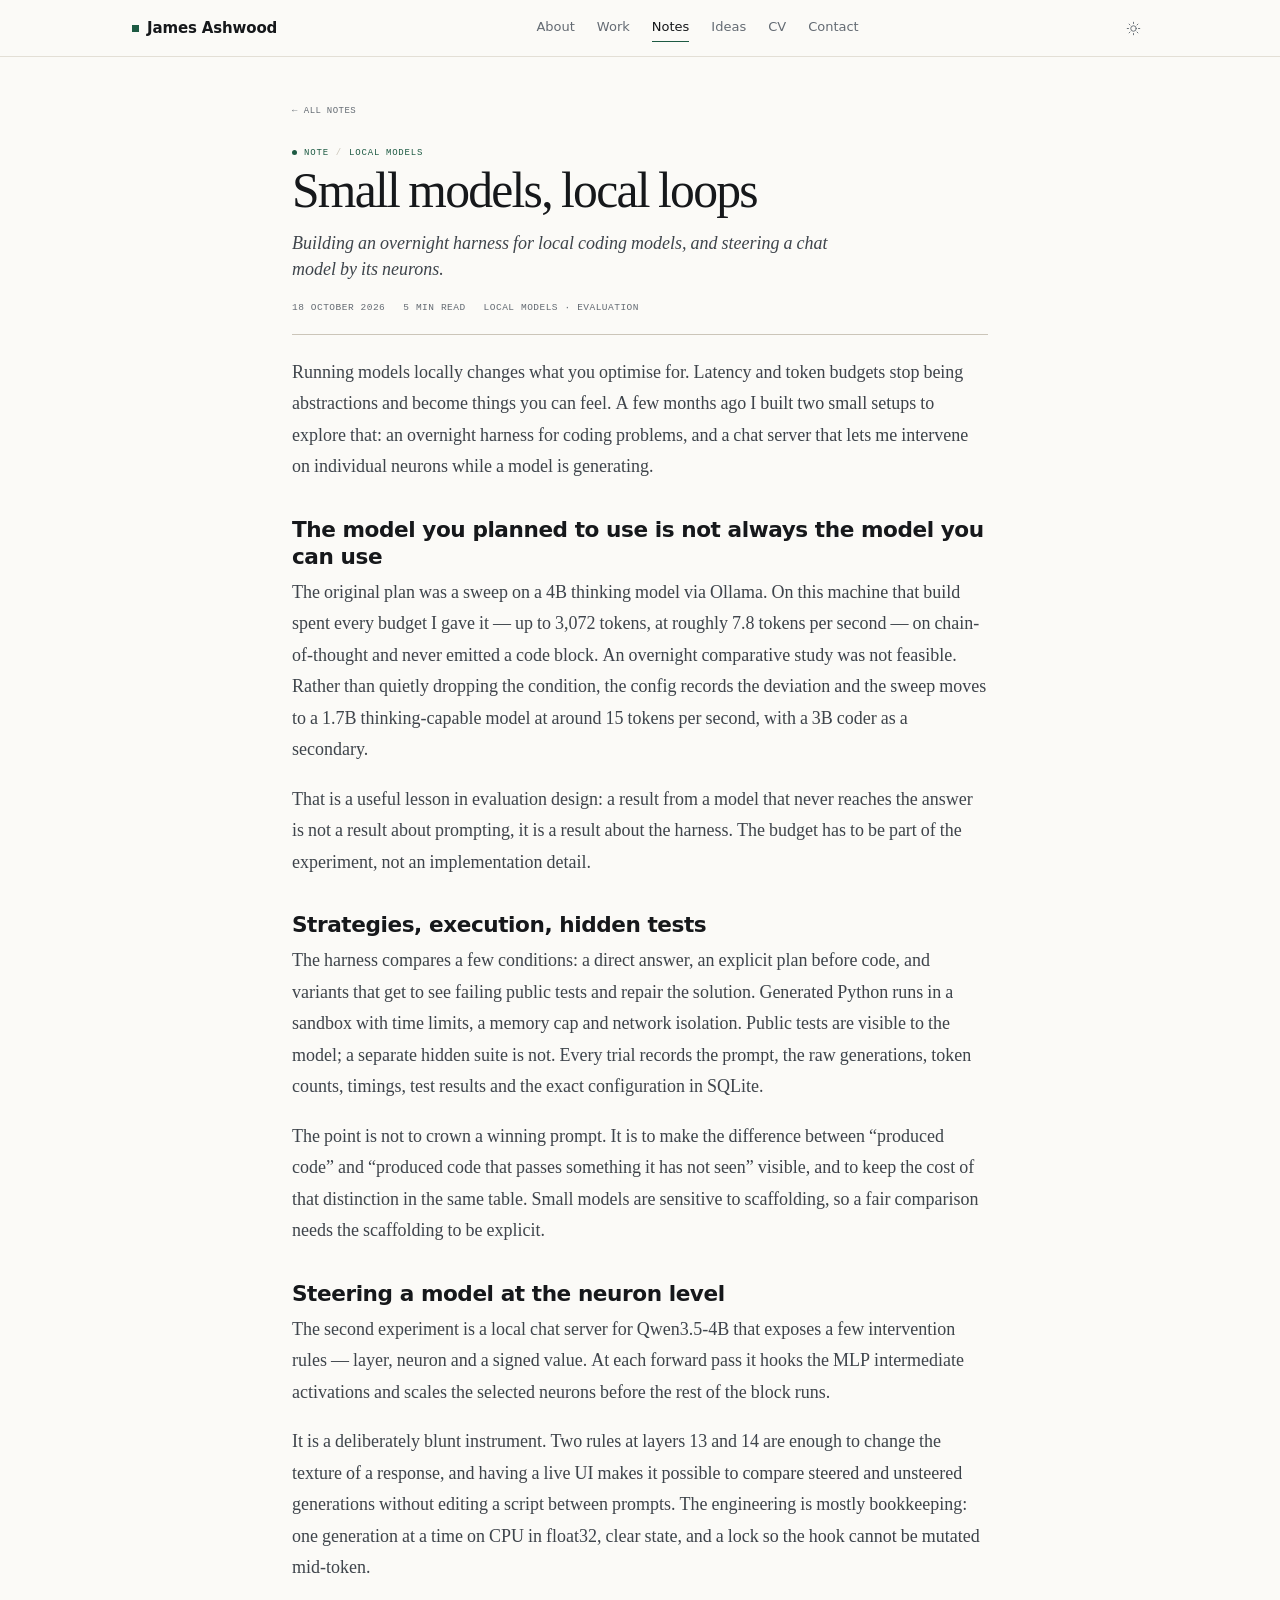
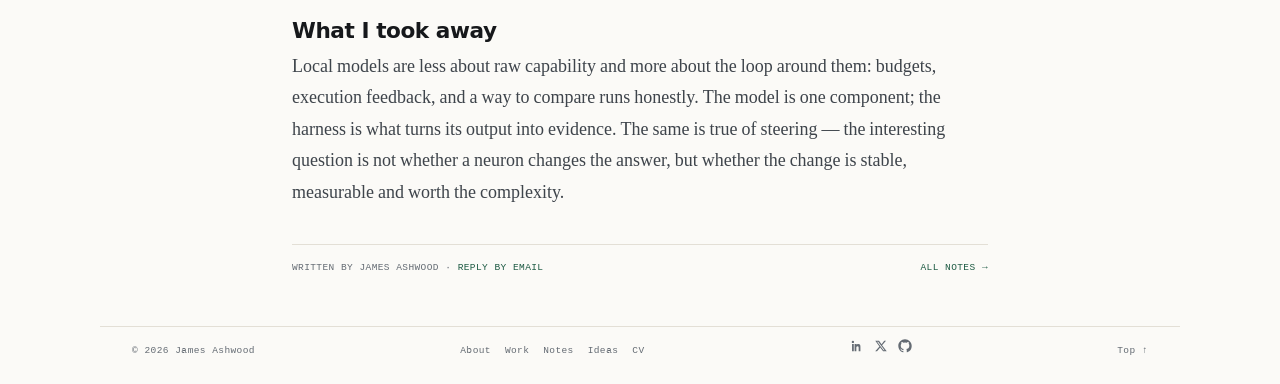
<file: notes/small-models.html>
<!doctype html>
<html lang="en-GB">
<head>
<meta charset="utf-8">
<meta name="viewport" content="width=device-width, initial-scale=1">
<title>Small models, local loops — James Ashwood</title>
<meta name="description" content="Building an overnight harness for local coding models, and steering a chat model by its neurons.">
<link rel="canonical" href="https://www.jamesashwood.com/notes/small-models.html">
<meta name="author" content="James Ashwood">
<meta name="theme-color" content="#fbfaf7" media="(prefers-color-scheme: light)">
<meta name="theme-color" content="#101210" media="(prefers-color-scheme: dark)">
<meta property="og:type" content="article">
<meta property="og:url" content="https://www.jamesashwood.com/notes/small-models.html">
<meta property="og:title" content="Small models, local loops">
<meta property="og:description" content="Building an overnight harness for local coding models, and steering a chat model by its neurons.">
<meta property="og:image" content="https://www.jamesashwood.com/assets/og.png">
<meta property="article:published_time" content="2026-10-18">
<meta name="twitter:card" content="summary_large_image">
<link rel="icon" href="/assets/favicon.svg?v=11" type="image/svg+xml">
<link rel="preload" href="/assets/fonts/newsreader-latin.woff2" as="font" type="font/woff2" crossorigin>
<link rel="preload" href="/assets/fonts/newsreader-italic-latin.woff2" as="font" type="font/woff2" crossorigin>
<link rel="stylesheet" href="/assets/styles.css?v=11">
<script>
  (function () {
    try {
      var saved = localStorage.getItem('theme');
      document.documentElement.dataset.theme = saved || (matchMedia('(prefers-color-scheme: dark)').matches ? 'dark' : 'light');
    } catch (e) {}
  })();
</script>
</head>
<body>
<a class="skip-link" href="#main">Skip to content</a>
<header class="masthead" id="top">
  <div class="shell masthead-inner">
    <a class="wordmark" href="/" aria-label="James Ashwood, home">
      <span class="wordmark-mark" aria-hidden="true"></span>
      <span>James Ashwood</span>
    </a>
    <nav class="nav" id="nav" aria-label="Primary">
      <a href="/">About</a>
      <a href="/work/">Work</a>
      <a class="active" href="/notes/">Notes</a>
      <a href="/ideas/">Ideas</a>
      <a href="/cv/">CV</a>
      <a href="/#contact">Contact</a>
    </nav>
    <div class="masthead-tools">
      <button class="theme-toggle" id="theme-toggle" type="button" aria-label="Switch colour theme">
        <svg class="icon-sun" viewBox="0 0 24 24" aria-hidden="true"><circle cx="12" cy="12" r="4.4"/><path d="M12 2v2M12 20v2M4.93 4.93l1.41 1.41M17.66 17.66l1.41 1.41M2 12h2M20 12h2M4.93 19.07l1.41-1.41M17.66 6.34l1.41-1.41"/></svg>
        <svg class="icon-moon" viewBox="0 0 24 24" aria-hidden="true"><path d="M20 14.5A8.5 8.5 0 0 1 9.5 4a8.5 8.5 0 1 0 10.5 10.5Z"/></svg>
      </button>
      <button class="menu-toggle" id="menu-toggle" type="button" aria-label="Open menu" aria-expanded="false" aria-controls="nav">
        <span></span><span></span>
      </button>
    </div>
  </div>
</header>

<main id="main">
  <article class="post">
    <a class="back-link" href="/notes/"><span aria-hidden="true">←</span> All notes</a>
    <header class="post-head">
      <p class="kicker"><span class="kicker-dot" aria-hidden="true"></span>Note <span class="kicker-sep">/</span> Local models</p>
      <h1>Small models, local loops</h1>
      <p class="post-dek">Building an overnight harness for local coding models, and steering a chat model by its neurons.</p>
      <div class="post-meta">
        <span>18 October 2026</span>
        <span>5 min read</span>
        <span>Local models · Evaluation</span>
      </div>
    </header>

    <div class="post-body">
      <p>
        Running models locally changes what you optimise for. Latency and token budgets stop
        being abstractions and become things you can feel. A few months ago I built two small
        setups to explore that: an overnight harness for coding problems, and a chat server
        that lets me intervene on individual neurons while a model is generating.
      </p>

      <h2>The model you planned to use is not always the model you can use</h2>
      <p>
        The original plan was a sweep on a 4B thinking model via Ollama. On this machine that
        build spent every budget I gave it — up to 3,072 tokens, at roughly 7.8 tokens per
        second — on chain-of-thought and never emitted a code block. An overnight comparative
        study was not feasible. Rather than quietly dropping the condition, the config records
        the deviation and the sweep moves to a 1.7B thinking-capable model at around 15
        tokens per second, with a 3B coder as a secondary.
      </p>
      <p>
        That is a useful lesson in evaluation design: a result from a model that never reaches
        the answer is not a result about prompting, it is a result about the harness. The
        budget has to be part of the experiment, not an implementation detail.
      </p>

      <h2>Strategies, execution, hidden tests</h2>
      <p>
        The harness compares a few conditions: a direct answer, an explicit plan before code,
        and variants that get to see failing public tests and repair the solution. Generated
        Python runs in a sandbox with time limits, a memory cap and network isolation. Public
        tests are visible to the model; a separate hidden suite is not. Every trial records
        the prompt, the raw generations, token counts, timings, test results and the exact
        configuration in SQLite.
      </p>
      <p>
        The point is not to crown a winning prompt. It is to make the difference between
        “produced code” and “produced code that passes something it has not seen” visible, and
        to keep the cost of that distinction in the same table. Small models are sensitive to
        scaffolding, so a fair comparison needs the scaffolding to be explicit.
      </p>

      <h2>Steering a model at the neuron level</h2>
      <p>
        The second experiment is a local chat server for Qwen3.5-4B that exposes a few
        intervention rules — layer, neuron and a signed value. At each forward pass it hooks
        the MLP intermediate activations and scales the selected neurons before the rest of
        the block runs.
      </p>
      <p>
        It is a deliberately blunt instrument. Two rules at layers 13 and 14 are enough to
        change the texture of a response, and having a live UI makes it possible to compare
        steered and unsteered generations without editing a script between prompts. The
        engineering is mostly bookkeeping: one generation at a time on CPU in float32, clear
        state, and a lock so the hook cannot be mutated mid-token.
      </p>

      <h2>What I took away</h2>
      <p>
        Local models are less about raw capability and more about the loop around them:
        budgets, execution feedback, and a way to compare runs honestly. The model is one
        component; the harness is what turns its output into evidence. The same is true of
        steering — the interesting question is not whether a neuron changes the answer, but
        whether the change is stable, measurable and worth the complexity.
      </p>
    </div>

    <footer class="post-foot">
      <p>Written by James Ashwood · <a href="mailto:contact@jamesashwood.com">Reply by email</a></p>
      <p><a href="/notes/">All notes <span aria-hidden="true">→</span></a></p>
    </footer>
  </article>
</main>

<footer class="site-footer shell">
  <p>© <span id="year">2026</span> James Ashwood</p>
  <nav class="footer-links" aria-label="Footer">
    <a href="/">About</a>
    <a href="/work/">Work</a>
    <a href="/notes/">Notes</a>
    <a href="/ideas/">Ideas</a>
    <a href="/cv/">CV</a>
  </nav>
  <div class="footer-social" aria-label="Elsewhere">
    <a href="https://www.linkedin.com/in/james-ashwood-80a840262/" target="_blank" rel="noopener" aria-label="LinkedIn" title="LinkedIn"><svg viewBox="0 0 24 24" aria-hidden="true"><path fill="currentColor" d="M6.94 5a2 2 0 1 1-4 0 2 2 0 0 1 4 0ZM3.5 8.5h3V21h-3V8.5Zm5 0h2.88v1.7h.04c.4-.75 1.38-1.54 2.84-1.54 3.04 0 3.6 2 3.6 4.6V21h-3v-5.6c0-1.33-.02-3.04-1.85-3.04-1.85 0-2.13 1.45-2.13 2.94V21h-3V8.5Z"/></svg></a>
    <a href="https://x.com/JimmyAshwood" target="_blank" rel="noopener" aria-label="X" title="X"><svg viewBox="0 0 24 24" aria-hidden="true"><path fill="currentColor" d="M17.5 3h3.1l-6.77 7.74L21.8 21h-6.23l-4.88-6.38L5.2 21H2.1l7.24-8.28L2.2 3h6.39l4.41 5.83L17.5 3Zm-1.1 16.2h1.72L7.1 4.7H5.26L16.4 19.2Z"/></svg></a>
    <a href="https://github.com/ja927cam" target="_blank" rel="noopener" aria-label="GitHub" title="GitHub"><svg viewBox="0 0 24 24" aria-hidden="true"><path fill="currentColor" d="M12 .5C5.65.5.5 5.65.5 12c0 5.08 3.29 9.39 7.86 10.91.58.11.79-.25.79-.55v-2.1c-3.2.7-3.88-1.36-3.88-1.36-.53-1.34-1.28-1.7-1.28-1.7-1.05-.72.08-.7.08-.7 1.16.08 1.77 1.19 1.77 1.19 1.03 1.77 2.7 1.26 3.36.96.1-.75.4-1.26.73-1.55-2.55-.29-5.23-1.28-5.23-5.7 0-1.26.45-2.29 1.19-3.1-.12-.29-.52-1.46.11-3.05 0 0 .97-.31 3.18 1.18a11 11 0 0 1 5.8 0c2.2-1.49 3.17-1.18 3.17-1.18.63 1.59.23 2.76.11 3.05.74.81 1.19 1.84 1.19 3.1 0 4.43-2.69 5.4-5.25 5.69.41.35.78 1.05.78 2.12v3.14c0 .3.21.66.8.55A11.5 11.5 0 0 0 23.5 12C23.5 5.65 18.35.5 12 .5Z"/></svg></a>
  </div>
  <a href="#top" class="to-top">Top <span aria-hidden="true">↑</span></a>
</footer>
<script src="/assets/main.js?v=11" defer></script>
</body>
</html>
</file>
<file: assets/styles.css>
/* ==========================================================================
   jamesashwood.com — working site
   UI: system sans + IBM Plex Mono; essays: Newsreader
   ========================================================================== */

@font-face {
  font-family: "Newsreader";
  src: url("fonts/newsreader-latin.woff2") format("woff2");
  font-weight: 200 800;
  font-style: normal;
  font-display: swap;
}
@font-face {
  font-family: "Newsreader";
  src: url("fonts/newsreader-italic-latin.woff2") format("woff2");
  font-weight: 200 800;
  font-style: italic;
  font-display: swap;
}
@font-face {
  font-family: "IBM Plex Mono";
  src: url("fonts/plex-mono-400.woff2") format("woff2");
  font-weight: 400;
  font-style: normal;
  font-display: swap;
}
@font-face {
  font-family: "IBM Plex Mono";
  src: url("fonts/plex-mono-500.woff2") format("woff2");
  font-weight: 500;
  font-style: normal;
  font-display: swap;
}

:root {
  --bg: #fbfaf7;
  --surface: #ffffff;
  --surface-2: #f3f0e9;
  --ink: #16181b;
  --ink-soft: #3e444b;
  --muted: #646b73;
  --rule: #e3dfd6;
  --rule-strong: #cbc5b9;
  --accent: #1d5a43;
  --accent-hover: #143f2f;
  --accent-soft: #edf4ef;
  --on-accent: #ffffff;
  --sans: "Adwaita Sans", "Inter", system-ui, -apple-system, BlinkMacSystemFont, "Segoe UI", sans-serif;
  --serif: "Newsreader", "Iowan Old Style", "Palatino Linotype", Palatino, "Book Antiqua", Georgia, serif;
  --mono: "IBM Plex Mono", "SFMono-Regular", ui-monospace, "Cascadia Code", Menlo, Consolas, monospace;
  --shell: 1080px;
  --gutter: clamp(18px, 4vw, 32px);
}

html[data-theme="dark"] {
  --bg: #101210;
  --surface: #161915;
  --surface-2: #1c1f1a;
  --ink: #e9e6dd;
  --ink-soft: #c3c1b7;
  --muted: #999d92;
  --rule: #2a2e27;
  --rule-strong: #3e4339;
  --accent: #8fc3a4;
  --accent-hover: #b1d8bf;
  --accent-soft: #1a291f;
  --on-accent: #101210;
}

*, *::before, *::after { box-sizing: border-box; }

html {
  scroll-behavior: smooth;
  scroll-padding-top: 76px;
  -webkit-text-size-adjust: 100%;
}

body {
  margin: 0;
  background: var(--bg);
  color: var(--ink);
  font-family: var(--sans);
  font-size: 16px;
  line-height: 1.6;
  -webkit-font-smoothing: antialiased;
  text-rendering: optimizeLegibility;
}

::selection { background: var(--accent); color: var(--on-accent); }

h1, h2, h3, h4, p, ul, ol, dl, dd, blockquote, figure { margin: 0; }
ul, ol { padding: 0; list-style: none; }
a { color: inherit; }
img, svg { display: block; max-width: 100%; }
em { font-style: italic; }

:focus-visible {
  outline: 2px solid var(--accent);
  outline-offset: 3px;
  border-radius: 2px;
}

.shell {
  width: 100%;
  max-width: var(--shell);
  margin-inline: auto;
  padding-inline: var(--gutter);
}

.mono-label {
  display: block;
  font-family: var(--mono);
  font-size: 9.5px;
  font-weight: 500;
  letter-spacing: 0.12em;
  text-transform: uppercase;
  color: var(--muted);
}

.muted { color: var(--muted); }
.period { color: var(--accent); }

.skip-link {
  position: fixed;
  top: -80px;
  left: 16px;
  z-index: 300;
  padding: 8px 14px;
  background: var(--ink);
  color: var(--bg);
  border-radius: 3px;
  font-family: var(--mono);
  font-size: 11px;
  text-decoration: none;
  transition: top 0.2s ease;
}
.skip-link:focus { top: 10px; }

/* Links ----------------------------------------------------------------- */

.prose a,
a.inline {
  color: var(--accent);
  text-decoration: underline;
  text-decoration-thickness: 1px;
  text-underline-offset: 2px;
  transition: color 0.15s ease;
}
.prose a:hover,
a.inline:hover { color: var(--accent-hover); }

/* Masthead -------------------------------------------------------------- */

.masthead {
  position: sticky;
  top: 0;
  z-index: 100;
  background: color-mix(in srgb, var(--bg) 94%, transparent);
  -webkit-backdrop-filter: blur(10px);
  backdrop-filter: blur(10px);
  border-bottom: 1px solid var(--rule);
}

.masthead-inner {
  display: flex;
  align-items: center;
  justify-content: space-between;
  gap: 24px;
  height: 56px;
}

.wordmark {
  display: inline-flex;
  align-items: center;
  gap: 8px;
  font-size: 15px;
  font-weight: 650;
  letter-spacing: -0.01em;
  text-decoration: none;
  white-space: nowrap;
}

.wordmark-mark {
  width: 7px;
  height: 7px;
  background: var(--accent);
  flex: none;
}

.nav {
  display: flex;
  align-items: center;
  gap: 22px;
}

.nav a {
  padding: 3px 0;
  font-size: 13px;
  text-decoration: none;
  color: var(--muted);
  border-bottom: 1px solid transparent;
  transition: color 0.15s ease, border-color 0.15s ease;
}
.nav a:hover { color: var(--ink); }
.nav a.active {
  color: var(--ink);
  border-bottom-color: var(--accent);
}

.masthead-tools {
  display: flex;
  align-items: center;
  gap: 6px;
}

.theme-toggle,
.menu-toggle {
  display: grid;
  place-items: center;
  width: 30px;
  height: 30px;
  padding: 0;
  border: 1px solid transparent;
  border-radius: 3px;
  background: transparent;
  color: var(--muted);
  cursor: pointer;
  transition: color 0.15s ease, border-color 0.15s ease;
}
.theme-toggle:hover,
.menu-toggle:hover { color: var(--ink); border-color: var(--rule); }

.theme-toggle svg {
  width: 15px;
  height: 15px;
  fill: none;
  stroke: currentColor;
  stroke-width: 1.5;
  stroke-linecap: round;
  stroke-linejoin: round;
}

html[data-theme="dark"] .icon-sun,
html[data-theme="light"] .icon-moon { display: none; }

.menu-toggle { display: none; }
.menu-toggle span {
  width: 14px;
  height: 1px;
  background: currentColor;
  transition: transform 0.2s ease;
}
.menu-toggle span + span { margin-top: 4px; }
.menu-toggle[aria-expanded="true"] span:first-child { transform: translateY(2.5px) rotate(45deg); }
.menu-toggle[aria-expanded="true"] span:last-child { transform: translateY(-2.5px) rotate(-45deg); }

/* Intro ----------------------------------------------------------------- */

.intro {
  display: grid;
  grid-template-columns: minmax(0, 1fr) 286px;
  gap: clamp(32px, 5vw, 52px);
  padding-top: 38px;
  padding-bottom: 18px;
}

.intro-main h1 {
  font-size: clamp(2rem, 4vw, 2.65rem);
  font-weight: 650;
  line-height: 1.1;
  letter-spacing: -0.035em;
}

.role {
  margin-top: 4px;
  font-family: var(--mono);
  font-size: 9.5px;
  letter-spacing: 0.1em;
  text-transform: uppercase;
  color: var(--accent);
}

.lede {
  max-width: 38rem;
  margin-top: 18px;
  font-size: 17.5px;
  line-height: 1.55;
  color: var(--ink);
}

.prose { max-width: 42rem; margin-top: 16px; }

.prose p {
  margin-top: 13px;
  font-size: 15.5px;
  line-height: 1.68;
  color: var(--ink-soft);
}

.prose p:first-child { margin-top: 0; }
.prose strong { color: var(--ink); font-weight: 650; }

.intro-note {
  margin-top: 16px;
  padding-top: 12px;
  border-top: 1px solid var(--rule);
  font-family: var(--mono);
  font-size: 9.5px;
  letter-spacing: 0.04em;
  color: var(--muted);
}

/* Sidebar --------------------------------------------------------------- */

.sidebar {
  align-self: start;
  position: sticky;
  top: 72px;
  padding: 0 16px;
  border: 1px solid var(--rule);
  border-top: 2px solid var(--accent);
  background: var(--surface);
  font-size: 12.5px;
}

.side-block {
  padding: 14px 0;
  border-bottom: 1px solid var(--rule);
}
.side-block:last-child { border-bottom: 0; }

.side-head {
  margin-bottom: 8px;
  font-family: var(--mono);
  font-size: 9px;
  font-weight: 500;
  letter-spacing: 0.12em;
  text-transform: uppercase;
  color: var(--accent);
}

.side-list > div {
  display: grid;
  grid-template-columns: 62px minmax(0, 1fr);
  gap: 8px;
  padding: 2px 0;
}
.side-list dt {
  font-family: var(--mono);
  font-size: 9px;
  letter-spacing: 0.04em;
  color: var(--muted);
}
.side-list dd { line-height: 1.45; }
.side-list a,
.side-links a {
  color: var(--ink);
  text-decoration: none;
  border-bottom: 1px solid var(--rule-strong);
  transition: color 0.15s ease, border-color 0.15s ease;
}
.side-list a:hover,
.side-links a:hover { color: var(--accent); border-color: var(--accent); }

.side-now li {
  padding: 2px 0;
  line-height: 1.45;
  color: var(--ink-soft);
}
.side-now strong { color: var(--ink); font-weight: 600; }

.side-links li { padding: 2px 0; line-height: 1.45; }

.side-block p { line-height: 1.45; color: var(--ink-soft); }

/* Blocks ---------------------------------------------------------------- */

.block {
  margin-top: 30px;
  padding-top: 20px;
  border-top: 1px solid var(--rule);
}

.block-head {
  display: flex;
  align-items: baseline;
  justify-content: space-between;
  gap: 20px;
  margin-bottom: 12px;
}

.block-head h2 {
  font-size: 1.3rem;
  font-weight: 650;
  letter-spacing: -0.02em;
}

.block-head a {
  font-family: var(--mono);
  font-size: 9.5px;
  letter-spacing: 0.06em;
  text-transform: uppercase;
  text-decoration: none;
  color: var(--accent);
  white-space: nowrap;
  border-bottom: 1px solid transparent;
  transition: border-color 0.15s ease;
}
.block-head a:hover { border-color: var(--accent); }

/* Work ------------------------------------------------------------------ */

.work-grid {
  display: grid;
  grid-template-columns: 1fr 1fr;
  gap: 0 32px;
}

.work {
  padding: 12px 0;
  border-bottom: 1px solid var(--rule);
}

.work h3 {
  font-size: 16px;
  font-weight: 650;
  line-height: 1.3;
  letter-spacing: -0.01em;
}
.work h3 a {
  text-decoration: none;
  color: var(--ink);
  transition: color 0.15s ease;
}
.work h3 a:hover { color: var(--accent); }

.work-meta {
  margin-top: 2px;
  font-family: var(--mono);
  font-size: 9.5px;
  letter-spacing: 0.05em;
  text-transform: uppercase;
  color: var(--muted);
}

.work p {
  margin-top: 5px;
  font-size: 13.5px;
  line-height: 1.55;
  color: var(--ink-soft);
}

.work-tags {
  margin-top: 6px;
  font-family: var(--mono);
  font-size: 9.5px;
  letter-spacing: 0.03em;
  text-transform: uppercase;
  color: var(--muted);
}

/* Experience ------------------------------------------------------------ */

.exp-list { border-top: 1px solid var(--rule); }

.exp {
  display: grid;
  grid-template-columns: 86px minmax(0, 1fr);
  gap: 18px;
  padding: 12px 0;
  border-bottom: 1px solid var(--rule);
}

.exp-date {
  padding-top: 2px;
  font-family: var(--mono);
  font-size: 9px;
  letter-spacing: 0.04em;
  color: var(--muted);
}

.exp h3 {
  font-size: 15px;
  font-weight: 650;
  letter-spacing: -0.01em;
}

.exp-org {
  margin-top: 1px;
  font-size: 12.5px;
  color: var(--accent);
}

.exp p {
  margin-top: 4px;
  font-size: 13.5px;
  line-height: 1.55;
  color: var(--ink-soft);
}

/* Split (notes + ideas) ------------------------------------------------- */

.split {
  display: grid;
  grid-template-columns: 1fr 1fr;
  gap: 40px;
}
.split .block { margin-top: 30px; }

.note-list { border-top: 1px solid var(--rule); }

.note-item {
  display: block;
  padding: 10px 0;
  border-bottom: 1px solid var(--rule);
  text-decoration: none;
}

.note-item time {
  display: block;
  font-family: var(--mono);
  font-size: 9.5px;
  letter-spacing: 0.04em;
  text-transform: uppercase;
  color: var(--muted);
}

.note-item h3 {
  margin-top: 2px;
  font-size: 15px;
  font-weight: 650;
  line-height: 1.3;
  letter-spacing: -0.01em;
  transition: color 0.15s ease;
}

.note-item p {
  max-width: 42rem;
  margin-top: 3px;
  font-size: 13px;
  line-height: 1.5;
  color: var(--ink-soft);
}

.note-item:hover h3 { color: var(--accent); }

.note-len {
  display: none;
}

/* Ideas ----------------------------------------------------------------- */

.idea-list { border-top: 1px solid var(--rule); }

.idea {
  display: grid;
  grid-template-columns: 24px minmax(0, 1fr) 92px;
  gap: 10px;
  padding: 10px 0;
  border-bottom: 1px solid var(--rule);
}

.idea-num {
  padding-top: 2px;
  font-family: var(--mono);
  font-size: 9px;
  color: var(--muted);
}

.idea h3 {
  font-size: 15px;
  font-weight: 650;
  line-height: 1.3;
  letter-spacing: -0.01em;
}

.idea h3 a {
  text-decoration: none;
  color: var(--ink);
  transition: color 0.15s ease;
}
.idea h3 a:hover { color: var(--accent); }

.idea p {
  max-width: 42rem;
  margin-top: 3px;
  font-size: 13px;
  line-height: 1.5;
  color: var(--ink-soft);
}

.idea-tags {
  display: flex;
  flex-wrap: wrap;
  margin-top: 5px;
  font-family: var(--mono);
  font-size: 9.5px;
  letter-spacing: 0.03em;
  text-transform: uppercase;
  color: var(--muted);
}
.idea-tags li + li::before {
  content: "·";
  margin: 0 6px;
  color: var(--rule-strong);
}

.idea-status {
  padding-top: 2px;
  font-family: var(--mono);
  font-size: 9px;
  letter-spacing: 0.05em;
  text-transform: uppercase;
  color: var(--muted);
  text-align: right;
}

.split .idea { grid-template-columns: 24px minmax(0, 1fr); }
.split .idea-status { display: none; }

/* Awards ---------------------------------------------------------------- */

.awards {
  display: grid;
  grid-template-columns: 1fr 1fr;
  gap: 0 32px;
}

.awards li {
  display: flex;
  align-items: baseline;
  justify-content: space-between;
  gap: 16px;
  padding: 8px 0;
  border-bottom: 1px solid var(--rule);
}

.award-name { font-size: 13.5px; font-weight: 550; }

.award-detail {
  font-family: var(--mono);
  font-size: 9.5px;
  letter-spacing: 0.03em;
  text-transform: uppercase;
  color: var(--muted);
  text-align: right;
}

/* Contact --------------------------------------------------------------- */

.contact {
  display: grid;
  grid-template-columns: minmax(0, 1fr) auto;
  align-items: end;
  gap: 24px;
  margin-top: 36px;
  padding: 24px 0 34px;
  border-top: 1px solid var(--rule-strong);
}

.contact h2 {
  font-size: 1.3rem;
  font-weight: 650;
  letter-spacing: -0.02em;
}

.contact p {
  max-width: 32rem;
  margin-top: 5px;
  font-size: 13.5px;
  line-height: 1.55;
  color: var(--ink-soft);
}

.contact-email {
  display: inline-block;
  font-size: clamp(1.05rem, 2vw, 1.35rem);
  font-weight: 600;
  letter-spacing: -0.01em;
  color: var(--accent);
  text-decoration: none;
  border-bottom: 1px solid var(--accent);
  padding-bottom: 2px;
}
.contact-email:hover { color: var(--accent-hover); }

.contact-links {
  display: flex;
  flex-wrap: wrap;
  gap: 6px 16px;
  margin-top: 9px;
  font-family: var(--mono);
  font-size: 9.5px;
  letter-spacing: 0.05em;
  text-transform: uppercase;
}

.contact-links a {
  color: var(--muted);
  text-decoration: none;
  transition: color 0.15s ease;
}
.contact-links a:hover { color: var(--accent); }

/* Footer ---------------------------------------------------------------- */

.site-footer {
  display: flex;
  flex-wrap: wrap;
  align-items: baseline;
  justify-content: space-between;
  gap: 6px 24px;
  padding-top: 12px;
  padding-bottom: 26px;
  border-top: 1px solid var(--rule);
  font-family: var(--mono);
  font-size: 9.5px;
  letter-spacing: 0.04em;
  color: var(--muted);
}

.footer-links { display: flex; flex-wrap: wrap; gap: 6px 14px; }
.footer-links a {
  color: var(--muted);
  text-decoration: none;
  transition: color 0.15s ease;
}
.footer-links a:hover { color: var(--accent); }

.to-top { text-decoration: none; color: var(--muted); }
.to-top:hover { color: var(--accent); }

/* Page heads (work, notes, ideas, CV) ----------------------------------- */

.page-head {
  padding-top: 38px;
  padding-bottom: 22px;
  border-bottom: 1px solid var(--rule-strong);
}

.page-head h1 {
  font-size: clamp(1.9rem, 4vw, 2.5rem);
  font-weight: 650;
  line-height: 1.1;
  letter-spacing: -0.035em;
}

.page-intro {
  max-width: 38rem;
  margin-top: 10px;
  font-size: 15px;
  line-height: 1.6;
  color: var(--ink-soft);
}

.page-meta {
  display: flex;
  flex-wrap: wrap;
  align-items: baseline;
  justify-content: space-between;
  gap: 8px 20px;
  margin-top: 14px;
  font-family: var(--mono);
  font-size: 9px;
  letter-spacing: 0.04em;
  text-transform: uppercase;
  color: var(--muted);
}

.page-meta a {
  color: var(--accent);
  text-decoration: none;
  border-bottom: 1px solid transparent;
}
.page-meta a:hover { border-color: var(--accent); }

.page-section { padding-bottom: 38px; }

.page-kicker {
  font-family: var(--mono);
  font-size: 9px;
  letter-spacing: 0.1em;
  text-transform: uppercase;
  color: var(--accent);
}

/* Work page ------------------------------------------------------------- */

.featured {
  margin-top: 22px;
  padding: 18px;
  border: 1px solid var(--rule);
  border-left: 2px solid var(--accent);
  background: var(--surface);
}

.featured h2 {
  font-size: 1.25rem;
  font-weight: 650;
  letter-spacing: -0.02em;
}

.featured-meta {
  margin-top: 3px;
  font-family: var(--mono);
  font-size: 9.5px;
  letter-spacing: 0.05em;
  text-transform: uppercase;
  color: var(--muted);
}

.featured p {
  max-width: 44rem;
  margin-top: 8px;
  font-size: 14px;
  line-height: 1.6;
  color: var(--ink-soft);
}

.featured-tags {
  display: flex;
  flex-wrap: wrap;
  gap: 4px 12px;
  margin-top: 10px;
  font-family: var(--mono);
  font-size: 9.5px;
  letter-spacing: 0.04em;
  text-transform: uppercase;
  color: var(--muted);
}
.featured-tags li::before { content: "· "; color: var(--rule-strong); }
.featured-tags li:first-child::before { content: ""; }

.featured-links {
  display: flex;
  gap: 16px;
  margin-top: 12px;
  font-family: var(--mono);
  font-size: 9px;
  letter-spacing: 0.05em;
  text-transform: uppercase;
}
.featured-links a {
  color: var(--accent);
  text-decoration: none;
  border-bottom: 1px solid transparent;
}
.featured-links a:hover { border-color: var(--accent); }

.work-detail {
  display: grid;
  grid-template-columns: 220px minmax(0, 1fr);
  gap: 24px;
  padding: 14px 0;
  border-bottom: 1px solid var(--rule);
}

.work-detail h3 {
  font-size: 15px;
  font-weight: 650;
  line-height: 1.3;
  letter-spacing: -0.01em;
}

.work-detail .work-meta { margin-top: 3px; }

.work-detail p {
  max-width: 44rem;
  margin-top: 0;
  font-size: 13.5px;
  line-height: 1.6;
  color: var(--ink-soft);
}

.work-detail .work-tags { margin-top: 6px; }

/* CV page --------------------------------------------------------------- */

.cv-page {
  width: min(100%, 820px);
  margin-inline: auto;
  padding: 36px var(--gutter) 48px;
}

.cv-page h1 {
  font-size: 2.1rem;
  font-weight: 650;
  letter-spacing: -0.035em;
}

.cv-top {
  display: flex;
  flex-wrap: wrap;
  align-items: baseline;
  justify-content: space-between;
  gap: 12px 24px;
  padding-bottom: 16px;
  border-bottom: 1px solid var(--rule-strong);
}

.cv-download {
  font-family: var(--mono);
  font-size: 9.5px;
  letter-spacing: 0.05em;
  text-transform: uppercase;
  text-decoration: none;
  color: var(--accent);
  border: 1px solid var(--rule-strong);
  padding: 6px 10px;
  transition: border-color 0.15s ease, background 0.15s ease;
}
.cv-download:hover { border-color: var(--accent); background: var(--accent-soft); }

.cv-section {
  margin-top: 22px;
  padding-top: 10px;
  border-top: 1px solid var(--rule);
}

.cv-section h2 {
  font-family: var(--mono);
  font-size: 9px;
  font-weight: 500;
  letter-spacing: 0.12em;
  text-transform: uppercase;
  color: var(--accent);
}

.cv-section > p,
.cv-section > .cv-note {
  margin-top: 7px;
  font-size: 13.5px;
  line-height: 1.65;
  color: var(--ink-soft);
}

.cv-role {
  display: grid;
  grid-template-columns: 130px minmax(0, 1fr);
  gap: 18px;
  padding: 9px 0;
  border-bottom: 1px solid var(--rule);
}
.cv-role:last-child { border-bottom: 0; }

.cv-when {
  padding-top: 1px;
  font-family: var(--mono);
  font-size: 9px;
  letter-spacing: 0.03em;
  color: var(--muted);
}

.cv-role h3 {
  font-size: 14.5px;
  font-weight: 650;
  letter-spacing: -0.01em;
}

.cv-org {
  margin-top: 1px;
  font-size: 12.5px;
  color: var(--accent);
}

.cv-role ul {
  margin-top: 5px;
  display: grid;
  gap: 3px;
}

.cv-role li {
  position: relative;
  padding-left: 12px;
  font-size: 13px;
  line-height: 1.5;
  color: var(--ink-soft);
}
.cv-role li::before {
  content: "–";
  position: absolute;
  left: 0;
  color: var(--rule-strong);
}

.cv-skills > div {
  display: grid;
  grid-template-columns: 130px minmax(0, 1fr);
  gap: 18px;
  padding: 5px 0;
  border-bottom: 1px solid var(--rule);
  font-size: 13px;
}
.cv-skills > div:last-child { border-bottom: 0; }
.cv-skills dt {
  font-family: var(--mono);
  font-size: 9px;
  letter-spacing: 0.03em;
  color: var(--muted);
  padding-top: 2px;
}
.cv-skills dd { color: var(--ink-soft); line-height: 1.55; }

/* Article --------------------------------------------------------------- */

.post {
  width: min(100%, 760px);
  margin-inline: auto;
  padding: 38px var(--gutter) 52px;
}

.back-link {
  display: inline-flex;
  align-items: baseline;
  gap: 6px;
  margin-bottom: 28px;
  font-family: var(--mono);
  font-size: 9px;
  letter-spacing: 0.05em;
  text-transform: uppercase;
  text-decoration: none;
  color: var(--muted);
  transition: color 0.15s ease;
}
.back-link:hover { color: var(--accent); }

.post-head {
  padding-bottom: 20px;
  margin-bottom: 24px;
  border-bottom: 1px solid var(--rule-strong);
}

.post-head h1 {
  margin-top: 10px;
  font-family: var(--serif);
  font-size: clamp(2rem, 4.6vw, 3.1rem);
  font-weight: 450;
  line-height: 1.06;
  letter-spacing: -0.035em;
}

.post-dek {
  max-width: 34rem;
  margin-top: 10px;
  font-family: var(--serif);
  font-size: 18px;
  font-style: italic;
  line-height: 1.45;
  color: var(--ink-soft);
}

.post-meta {
  display: flex;
  flex-wrap: wrap;
  gap: 6px 18px;
  margin-top: 14px;
  font-family: var(--mono);
  font-size: 9.5px;
  letter-spacing: 0.05em;
  text-transform: uppercase;
  color: var(--muted);
}

.post-body {
  font-family: var(--serif);
  font-size: 18px;
  line-height: 1.75;
  color: var(--ink-soft);
}

.post-body > p + p { margin-top: 18px; }
.post-body > p + h2 { margin-top: 32px; }
.post-body > p + h3 { margin-top: 26px; }

.post-body h2 {
  margin-bottom: 8px;
  font-family: var(--sans);
  font-size: 1.35rem;
  font-weight: 650;
  line-height: 1.25;
  letter-spacing: -0.02em;
  color: var(--ink);
}

.post-body h3 {
  margin-top: 22px;
  margin-bottom: 6px;
  font-family: var(--sans);
  font-size: 1.05rem;
  font-weight: 650;
  line-height: 1.3;
  color: var(--ink);
}

.post-body ul,
.post-body ol {
  display: grid;
  gap: 7px;
  margin: 16px 0;
  padding-left: 1.2em;
}
.post-body ul { list-style: disc; }
.post-body ol { list-style: decimal; }
.post-body li { padding-left: 2px; }
.post-body li::marker { color: var(--accent); }

.post-body a {
  color: var(--accent);
  text-decoration: underline;
  text-decoration-thickness: 1px;
  text-underline-offset: 2px;
}
.post-body a:hover { color: var(--accent-hover); }

.post-body strong { color: var(--ink); font-weight: 600; }

.post-body blockquote {
  margin: 24px 0;
  padding-left: 18px;
  border-left: 2px solid var(--accent);
  font-size: 19px;
  font-style: italic;
  line-height: 1.5;
  color: var(--ink);
}

.post-body code {
  padding: 1px 4px;
  border: 1px solid var(--rule);
  background: var(--surface-2);
  font-family: var(--mono);
  font-size: 0.78em;
}

.post-body pre {
  margin: 20px 0;
  padding: 14px 16px;
  border: 1px solid var(--rule);
  background: var(--surface-2);
  overflow-x: auto;
  font-size: 12.5px;
  line-height: 1.55;
}
.post-body pre code { padding: 0; border: 0; background: none; }

.post-body hr { margin: 28px 0; border: 0; border-top: 1px solid var(--rule); }

.post-foot {
  display: flex;
  flex-wrap: wrap;
  align-items: baseline;
  justify-content: space-between;
  gap: 10px 20px;
  margin-top: 34px;
  padding-top: 14px;
  border-top: 1px solid var(--rule);
  font-family: var(--mono);
  font-size: 9.5px;
  letter-spacing: 0.04em;
  text-transform: uppercase;
  color: var(--muted);
}

.post-foot a {
  color: var(--accent);
  text-decoration: none;
  border-bottom: 1px solid transparent;
}
.post-foot a:hover { border-color: var(--accent); }

/* Responsive ------------------------------------------------------------ */

@media (max-width: 940px) {
  .intro { grid-template-columns: 1fr; }
  .sidebar {
    position: static;
    display: grid;
    grid-template-columns: 1fr 1fr;
    gap: 0 22px;
    padding: 0 16px;
  }
  .side-block { border-bottom: 1px solid var(--rule); }
  .side-block:nth-last-child(-n+2) { border-bottom: 0; }
}

@media (max-width: 820px) {
  .menu-toggle { display: grid; }

  .nav {
    position: absolute;
    top: 56px;
    left: var(--gutter);
    right: var(--gutter);
    display: none;
    flex-direction: column;
    align-items: stretch;
    gap: 0;
    padding: 4px 14px;
    background: var(--surface);
    border: 1px solid var(--rule);
    box-shadow: 0 12px 24px rgba(0, 0, 0, 0.08);
  }
  .nav[data-open="true"] { display: flex; }
  .nav a {
    padding: 10px 0;
    font-size: 13px;
    border-bottom: 1px solid var(--rule);
    border-left: 0;
  }
  .nav a:last-child { border-bottom: 1px solid var(--rule); }
  .nav a.active { border-bottom-color: var(--rule); color: var(--accent); }

  .work-grid { grid-template-columns: 1fr; }
  .split { grid-template-columns: 1fr; gap: 0; }
  .awards { grid-template-columns: 1fr; }
  .contact { grid-template-columns: 1fr; align-items: start; }
  .work-detail { grid-template-columns: 1fr; gap: 6px; }
}

@media (max-width: 600px) {
  body { font-size: 15.5px; }
  .idea { grid-template-columns: 24px minmax(0, 1fr); }
  .idea-status { grid-column: 2; padding-top: 0; text-align: left; }
  .intro { padding-top: 26px; }
  .lede { font-size: 16.5px; }
  .sidebar { grid-template-columns: 1fr; }
  .side-block:nth-last-child(-n+2) { border-bottom: 1px solid var(--rule); }
  .side-block:last-child { border-bottom: 0; }
  .exp { grid-template-columns: 1fr; gap: 4px; }
  .cv-role { grid-template-columns: 1fr; gap: 3px; }
  .cv-skills > div { grid-template-columns: 1fr; gap: 2px; }
  .cv-when { padding-top: 0; }
  .post-body { font-size: 17px; }
  .post-body h2 { font-size: 1.2rem; }
  .awards li { flex-direction: column; gap: 1px; }
  .award-detail { text-align: left; }
  .site-footer { flex-direction: column; align-items: flex-start; }
}

/* Motion ---------------------------------------------------------------- */

@media (prefers-reduced-motion: reduce) {
  html { scroll-behavior: auto; }
  *, *::before, *::after {
    animation-duration: 0.01ms !important;
    animation-iteration-count: 1 !important;
    transition-duration: 0.01ms !important;
  }
}

/* Print ----------------------------------------------------------------- */

@media print {
  .masthead, .sidebar, .contact-links, .site-footer, .to-top, .back-link { display: none; }
  body { background: #fff; color: #000; }
  .intro { grid-template-columns: 1fr; }
  .block { break-inside: avoid; }
}

/* Shared kicker + CV contact line */
.kicker {
  display: flex;
  align-items: center;
  gap: 7px;
  font-family: var(--mono);
  font-size: 9px;
  letter-spacing: 0.09em;
  text-transform: uppercase;
  color: var(--accent);
}
.kicker-dot {
  width: 5px;
  height: 5px;
  border-radius: 50%;
  background: var(--accent);
  flex: none;
}
.kicker-sep { color: var(--rule-strong); }

.cv-contact {
  display: flex;
  flex-wrap: wrap;
  gap: 5px 14px;
  margin-top: 10px;
  font-family: var(--mono);
  font-size: 9px;
  letter-spacing: 0.03em;
  color: var(--muted);
}
.cv-contact a {
  color: var(--accent);
  text-decoration: none;
  border-bottom: 1px solid transparent;
}
.cv-contact a:hover { border-color: var(--accent); }

.idea p.idea-priority {
  margin-top: 6px;
  font-family: var(--mono);
  font-size: 9px;
  letter-spacing: 0.03em;
  line-height: 1.6;
  color: var(--muted);
}

/* Portrait -------------------------------------------------------------- */

.intro-head {
  display: flex;
  align-items: flex-start;
  justify-content: space-between;
  gap: 24px;
}

.intro-title { min-width: 0; }

.portrait {
  flex: none;
  width: 160px;
  margin: 0;
}

.portrait img {
  display: block;
  width: 100%;
  height: auto;
  border: 1px solid var(--rule-strong);
  border-radius: 2px;
  background: var(--surface-2);
  filter: saturate(0.92) contrast(1.02);
}

.portrait figcaption {
  margin-top: 6px;
  font-family: var(--mono);
  font-size: 8.5px;
  letter-spacing: 0.06em;
  text-transform: uppercase;
  color: var(--muted);
}

@media (max-width: 600px) {
  .intro-head {
    flex-direction: column-reverse;
    align-items: flex-start;
    gap: 14px;
  }
  .portrait { width: 112px; }
}

/* Social icon lists */
.social-list {
  display: grid;
  gap: 5px;
}
.social-list a {
  display: flex;
  align-items: center;
  gap: 8px;
  min-width: 0;
  padding: 1px 0;
  font-size: 12.5px;
  line-height: 1.45;
  color: var(--ink);
  text-decoration: none;
  transition: color 0.15s ease;
}
.social-list svg {
  width: 14px;
  height: 14px;
  flex: none;
  color: var(--muted);
  transition: color 0.15s ease;
}
.social-list a:hover,
.social-list a:hover svg { color: var(--accent); }
.social-list span { overflow-wrap: anywhere; }

.footer-social {
  display: flex;
  align-items: center;
  gap: 10px;
}
.footer-social a {
  display: grid;
  place-items: center;
  padding: 4px;
  margin: -4px;
  color: var(--muted);
  transition: color 0.15s ease;
}
.footer-social a:hover { color: var(--accent); }
.footer-social svg { width: 14px; height: 14px; }
</file>
